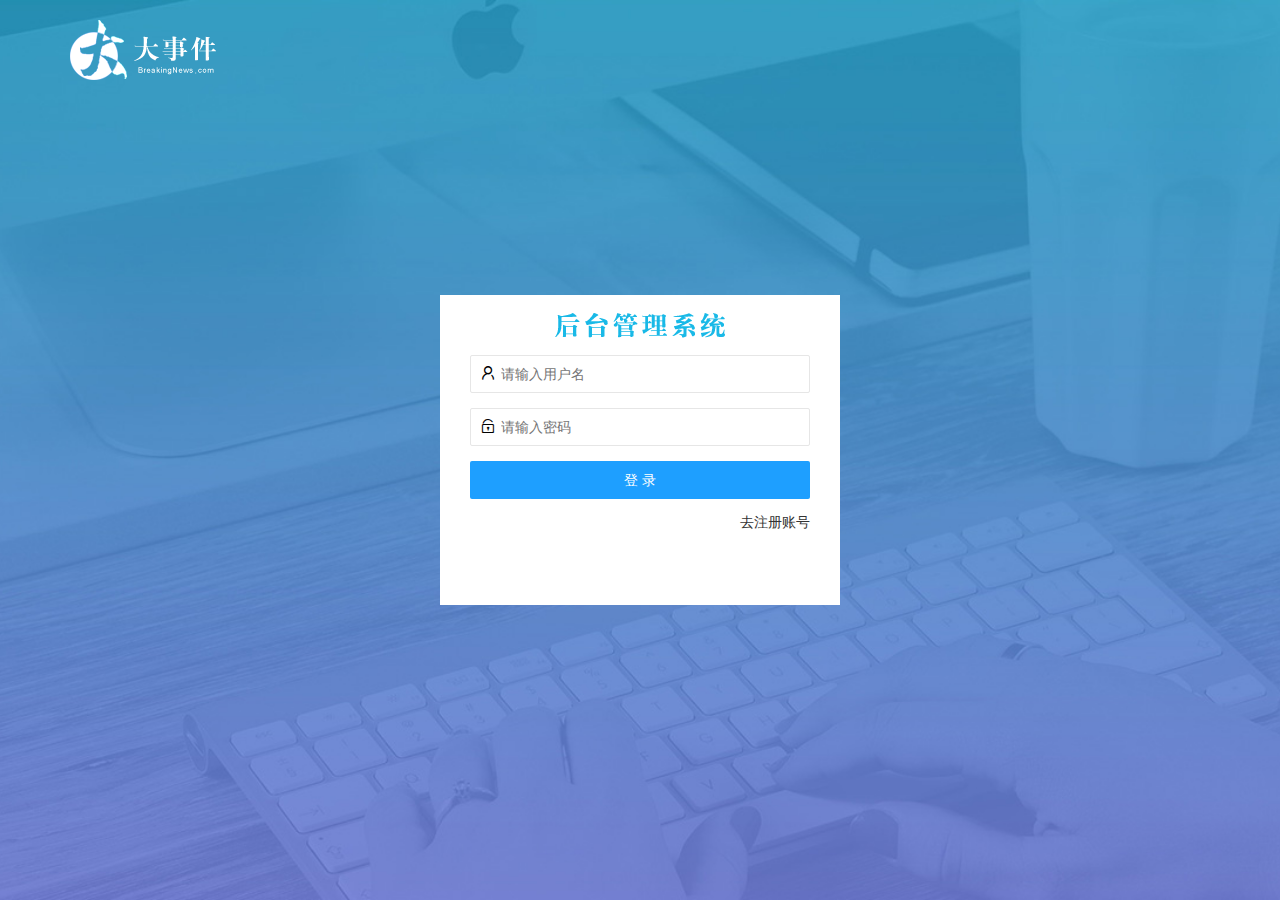
<file: home/index.html>
<!DOCTYPE html>
<html>

<head>
  <meta charset="utf-8">
  <meta name="viewport" content="width=device-width, initial-scale=1, maximum-scale=1">
  <title>layout 后台大布局 - Layui</title>

  <!-- if判断，判断本地存储中是否有token，无token，说明没有登录过，就不显示index页面，就显示login登录页面-->
  <script>
    if (!localStorage.getItem("token")) {
      location.href = "/home/login.html";
    }
  </script>

  <link rel="stylesheet" href="/assets/lib/layui/css/layui.css">
  <link rel="stylesheet" href="/assets/fonts/iconfont.css">
  <link rel="stylesheet" href="/assets/css/index.css">
</head>

<body class="layui-layout-body">
  <div class="layui-layout layui-layout-admin">
    <div class="layui-header">
      <div class="layui-logo">
        <img src="/assets/images/logo.png" alt="">
      </div>
      <!-- 头部区域（可配合layui已有的水平导航） -->
      <ul class="layui-nav layui-layout-right">
        <li class="layui-nav-item">
          <a href="javascript:;">
            <img src="http://t.cn/RCzsdCq" class="layui-nav-img">

            <!-- 文字头像 -->
            <span class="text_avatar">D</span>

            个人中心
          </a>
          <dl class="layui-nav-child">
            <dd><a href="/user/user_info.html" target="box">基本资料</a></dd>
            <dd><a href="/user/user_avatar.html" target="box">更换头像</a></dd>
            <dd><a href="/user/user_pwd.html" target="box">重置密码</a></dd>
          </dl>
        </li>
        <li class="layui-nav-item"><a id="logoutBtn" href="javascript:;"><span
              class="iconfont icon-tuichu"></span>退出</a></li>
      </ul>
    </div>

    <div class="layui-side layui-bg-black">
      <div class="layui-side-scroll">

        <!-- 头像和昵称区域 -->
        <div class="userinfo">
          <img src="http://t.cn/RCzsdCq" class="layui-nav-img">

          <!-- 文字头像 -->
          <span class="text_avatar">D</span>

          <!-- 昵称 -->
          <span id="welcome">欢迎 abc</span>
        </div>

        <!-- 左侧导航区域（可配合layui已有的垂直导航） -->
        <ul class="layui-nav layui-nav-tree" lay-filter="test" lay-shrink="all">
          <li class="layui-nav-item layui-this"><a href="/home/dashboard.html" target="box"><span
                class="iconfont icon-home"></span>首页</a></li>
          <li class="layui-nav-item">
            <a class="" href="javascript:;"><span class="iconfont icon-16"></span>文章管理</a>
            <dl class="layui-nav-child">
              <dd><a href="javascript:;" target="box"><i class="layui-icon layui-icon-app"></i> 文章类别</a></dd>
              <dd><a href="javascript:;"><i class="layui-icon layui-icon-app"></i> 文章列表</a></dd>
              <dd><a href="javascript:;"><i class="layui-icon layui-icon-app"></i> 发布文章</a></dd>
            </dl>
          </li>
          <li class="layui-nav-item">
            <a href="javascript:;"><span class="iconfont icon-user"></span>个人中心</a>
            <dl class="layui-nav-child">
              <dd><a href="/user/user_info.html" target="box"><i class="layui-icon layui-icon-app"></i> 基本资料</a></dd>
              <dd><a href="/user/user_avatar.html" target="box"><i class="layui-icon layui-icon-app"></i> 更换头像</a></dd>
              <dd><a href="/user/user_pwd.html" target="box"><i class="layui-icon layui-icon-app"></i> 重置密码</a></dd>
            </dl>
          </li>
        </ul>
      </div>
    </div>

    <div class="layui-body">
      <!-- 内容主体区域 -->
      <!-- <iframe name="box" src="/home/dashboard.html" frameborder="0"></iframe> -->
      <iframe name="box" src="/user/user_avatar.html" frameborder="0"></iframe>
    </div>

    <div class="layui-footer">
      <!-- 底部固定区域 -->
      © layui.com - 底部固定区域
    </div>
  </div>
  <script src="/assets/lib/layui/layui.all.js"></script>
  <script src="/assets/lib/axios.min.js"></script>
  <script src="/assets/lib/jquery.js"></script>
  <script src="/assets/js/ajaxBase.js"></script>

  <script src="/assets/js/index.js"></script>
</body>

</html>
</file>
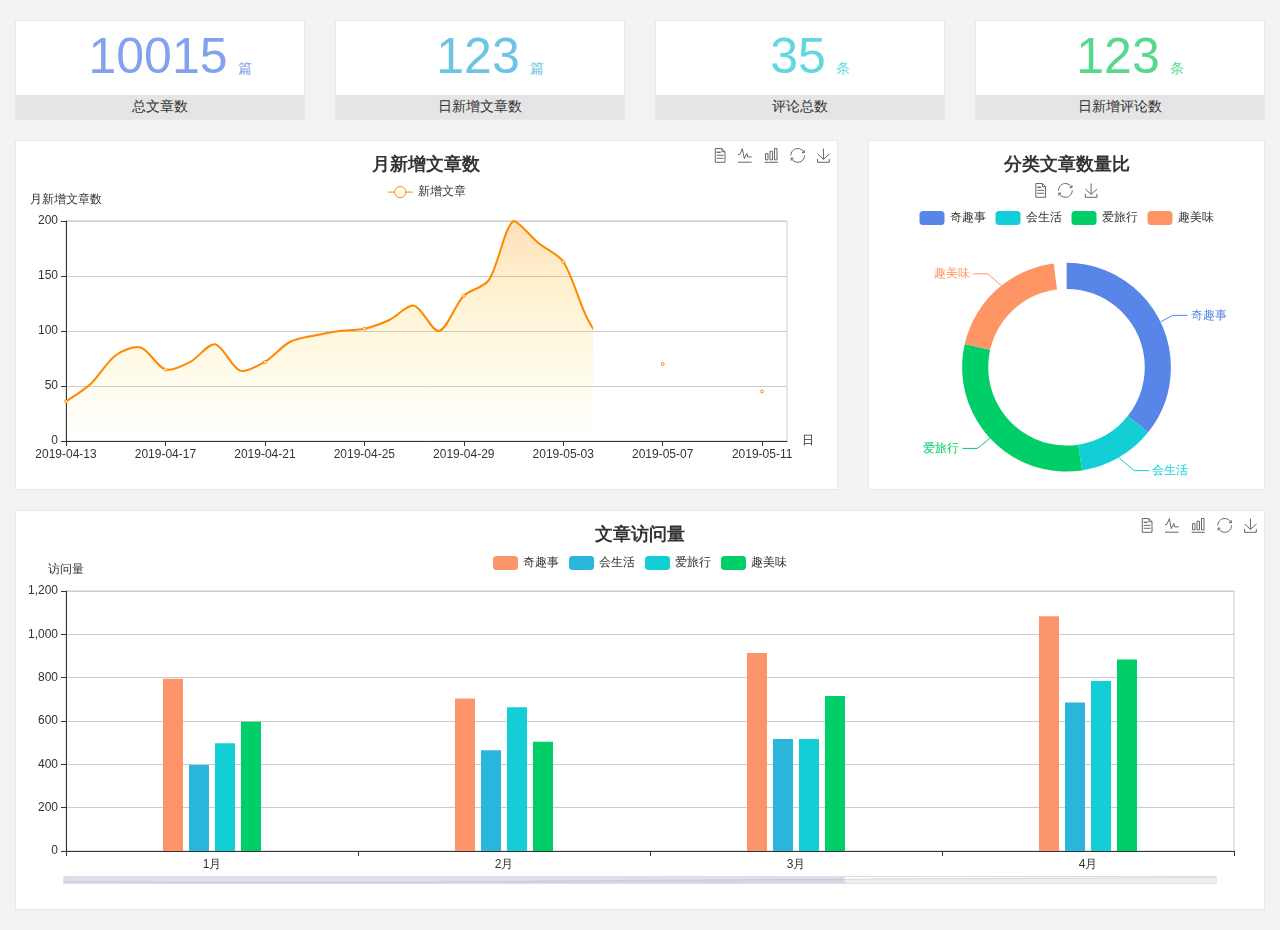
<file: home/dashboard.html>
<!DOCTYPE html>
<html lang="en">

<head>
  <meta charset="UTF-8">
  <meta name="viewport" content="width=device-width, initial-scale=1.0">
  <meta http-equiv="X-UA-Compatible" content="ie=edge">
  <title>图表统计</title>
  <link rel="stylesheet" href="../../assets/lib/bootstrap.css" />
  <link rel="stylesheet" href="../../assets/lib/main.css" />
  <script src="../../assets/lib/jquery.js"></script>
  <script type="text/javascript" src="../../assets/lib/echarts.min.js"></script>
</head>

<body>
  <div class="container-fluid">
    <div class="row spannel_list">
      <div class="col-sm-3 col-xs-6">
        <div class="spannel">
          <em>10015</em><span>篇</span>
          <b>总文章数</b>
        </div>
      </div>
      <div class="col-sm-3 col-xs-6">
        <div class="spannel scolor01">
          <em>123</em><span>篇</span>
          <b>日新增文章数</b>
        </div>
      </div>
      <div class="col-sm-3 col-xs-6">
        <div class="spannel scolor02">
          <em>35</em><span>条</span>
          <b>评论总数</b>
        </div>
      </div>
      <div class="col-sm-3 col-xs-6">
        <div class="spannel scolor03">
          <em>123</em><span>条</span>
          <b>日新增评论数</b>
        </div>
      </div>
    </div>
  </div>

  <div class="container-fluid">
    <div class="row curve-pie">
      <div class="col-lg-8 col-md-8">
        <div class="gragh_pannel" id="curve_show"></div>
      </div>
      <div class="col-lg-4 col-md-4">
        <div class="gragh_pannel" id="pie_show"></div>
      </div>
    </div>
  </div>

  <div class="container-fluid">
    <div class="column_pannel" id="column_show"></div>
  </div>

  <script>
    var oChart = echarts.init(document.getElementById('curve_show'));
    var aList_all = [
      { 'count': 36, 'date': '2019-04-13' },
      { 'count': 52, 'date': '2019-04-14' },
      { 'count': 78, 'date': '2019-04-15' },
      { 'count': 85, 'date': '2019-04-16' },
      { 'count': 65, 'date': '2019-04-17' },
      { 'count': 72, 'date': '2019-04-18' },
      { 'count': 88, 'date': '2019-04-19' },
      { 'count': 64, 'date': '2019-04-20' },
      { 'count': 72, 'date': '2019-04-21' },
      { 'count': 90, 'date': '2019-04-22' },
      { 'count': 96, 'date': '2019-04-23' },
      { 'count': 100, 'date': '2019-04-24' },
      { 'count': 102, 'date': '2019-04-25' },
      { 'count': 110, 'date': '2019-04-26' },
      { 'count': 123, 'date': '2019-04-27' },
      { 'count': 100, 'date': '2019-04-28' },
      { 'count': 132, 'date': '2019-04-29' },
      { 'count': 146, 'date': '2019-04-30' },
      { 'count': 200, 'date': '2019-05-01' },
      { 'count': 180, 'date': '2019-05-02' },
      { 'count': 163, 'date': '2019-05-03' },
      { 'count': 110, 'date': '2019-05-04' },
      { 'count': 80, 'date': '2019-05-05' },
      { 'count': 82, 'date': '2019-05-06' },
      { 'count': 70, 'date': '2019-05-07' },
      { 'count': 65, 'date': '2019-05-08' },
      { 'count': 54, 'date': '2019-05-09' },
      { 'count': 40, 'date': '2019-05-10' },
      { 'count': 45, 'date': '2019-05-11' },
      { 'count': 38, 'date': '2019-05-12' },
    ];

    let aCount = [];
    let aDate = [];

    for (var i = 0; i < aList_all.length; i++) {
      aCount.push(aList_all[i].count);
      aDate.push(aList_all[i].date);
    }

    var chartopt = {
      title: {
        text: '月新增文章数',
        left: 'center',
        top: '10'
      },
      tooltip: {
        trigger: 'axis'
      },
      legend: {
        data: ['新增文章'],
        top: '40'
      },
      toolbox: {
        show: true,
        feature: {
          mark: { show: true },
          dataView: { show: true, readOnly: false },
          magicType: { show: true, type: ['line', 'bar'] },
          restore: { show: true },
          saveAsImage: { show: true }
        }
      },
      calculable: true,
      xAxis: [
        {
          name: '日',
          type: 'category',
          boundaryGap: false,
          data: aDate
        }
      ],
      yAxis: [
        {
          name: '月新增文章数',
          type: 'value'
        }
      ],
      series: [
        {
          name: '新增文章',
          type: 'line',
          smooth: true,
          itemStyle: { normal: { areaStyle: { type: 'default' }, color: '#f80' }, lineStyle: { color: '#f80' } },
          data: aCount
        }],
      areaStyle: {
        normal: {
          color: new echarts.graphic.LinearGradient(0, 0, 0, 1, [{
            offset: 0,
            color: 'rgba(255,136,0,0.39)'
          }, {
            offset: .34,
            color: 'rgba(255,180,0,0.25)'
          }, {
            offset: 1,
            color: 'rgba(255,222,0,0.00)'
          }])

        }
      },
      grid: {
        show: true,
        x: 50,
        x2: 50,
        y: 80,
        height: 220
      }
    };

    oChart.setOption(chartopt);


    var oPie = echarts.init(document.getElementById('pie_show'));
    var oPieopt =
    {
      title: {
        top: 10,
        text: '分类文章数量比',
        x: 'center'
      },
      tooltip: {
        trigger: 'item',
        formatter: "{a} <br/>{b} : {c} ({d}%)"
      },
      color: ['#5885e8', '#13cfd5', '#00ce68', '#ff9565'],
      legend: {
        x: 'center',
        top: 65,
        data: ['奇趣事', '会生活', '爱旅行', '趣美味']
      },
      toolbox: {
        show: true,
        x: 'center',
        top: 35,
        feature: {
          mark: { show: true },
          dataView: { show: true, readOnly: false },
          magicType: {
            show: true,
            type: ['pie', 'funnel'],
            option: {
              funnel: {
                x: '25%',
                width: '50%',
                funnelAlign: 'left',
                max: 1548
              }
            }
          },
          restore: { show: true },
          saveAsImage: { show: true }
        }
      },
      calculable: true,
      series: [
        {
          name: '访问来源',
          type: 'pie',
          radius: ['45%', '60%'],
          center: ['50%', '65%'],
          data: [
            { value: 300, name: '奇趣事' },
            { value: 100, name: '会生活' },
            { value: 260, name: '爱旅行' },
            { value: 180, name: '趣美味' }
          ]
        }
      ]
    };
    oPie.setOption(oPieopt);



    var oColumn = this.echarts.init(document.getElementById('column_show'));
    var oColumnopt =
    {
      title: {
        text: '文章访问量',
        left: 'center',
        top: '10'
      },
      tooltip: {
        trigger: 'axis'
      },
      legend: {
        data: ['奇趣事', '会生活', '爱旅行', '趣美味'],
        top: '40'
      },
      toolbox: {
        show: true,
        feature: {
          mark: { show: true },
          dataView: { show: true, readOnly: false },
          magicType: { show: true, type: ['line', 'bar'] },
          restore: { show: true },
          saveAsImage: { show: true }
        }
      },
      calculable: true,
      xAxis: [
        {
          type: 'category',
          data: ['1月', '2月', '3月', '4月', '5月']
        }
      ],
      yAxis: [
        {
          name: '访问量',
          type: 'value'
        }
      ],
      series: [
        {
          name: '奇趣事',
          type: 'bar',
          barWidth: 20,
          itemStyle: {
            normal: { areaStyle: { type: 'default' }, color: '#fd956a' }
          },
          data: [800, 708, 920, 1090, 1200]
        },
        {
          name: '会生活',
          type: 'bar',
          barWidth: 20,
          itemStyle: {
            normal: { areaStyle: { type: 'default' }, color: '#2bb6db' }
          },
          data: [400, 468, 520, 690, 800]
        },
        {
          name: '爱旅行',
          type: 'bar',
          barWidth: 20,
          itemStyle: {
            normal: { areaStyle: { type: 'default' }, color: '#13cfd5' }
          },
          data: [500, 668, 520, 790, 900]
        },
        {
          name: '趣美味',
          type: 'bar',
          barWidth: 20,
          itemStyle: {
            normal: { areaStyle: { type: 'default' }, color: '#00ce68' }
          },
          data: [600, 508, 720, 890, 1000]
        }
      ],
      grid: {
        show: true,
        x: 50,
        x2: 30,
        y: 80,
        height: 260
      },
      dataZoom: [//给x轴设置滚动条
        {
          start: 0,//默认为0
          end: 100 - 1000 / 31,//默认为100
          type: 'slider',
          show: true,
          xAxisIndex: [0],
          handleSize: 0,//滑动条的 左右2个滑动条的大小
          height: 8,//组件高度
          left: 45, //左边的距离
          right: 50,//右边的距离
          bottom: 26,//右边的距离
          handleColor: '#ddd',//h滑动图标的颜色
          handleStyle: {
            borderColor: "#cacaca",
            borderWidth: "1",
            shadowBlur: 2,
            background: "#ddd",
            shadowColor: "#ddd",
          }
        }]
    };
    oColumn.setOption(oColumnopt);
  </script>
</body>

</html>
</file>
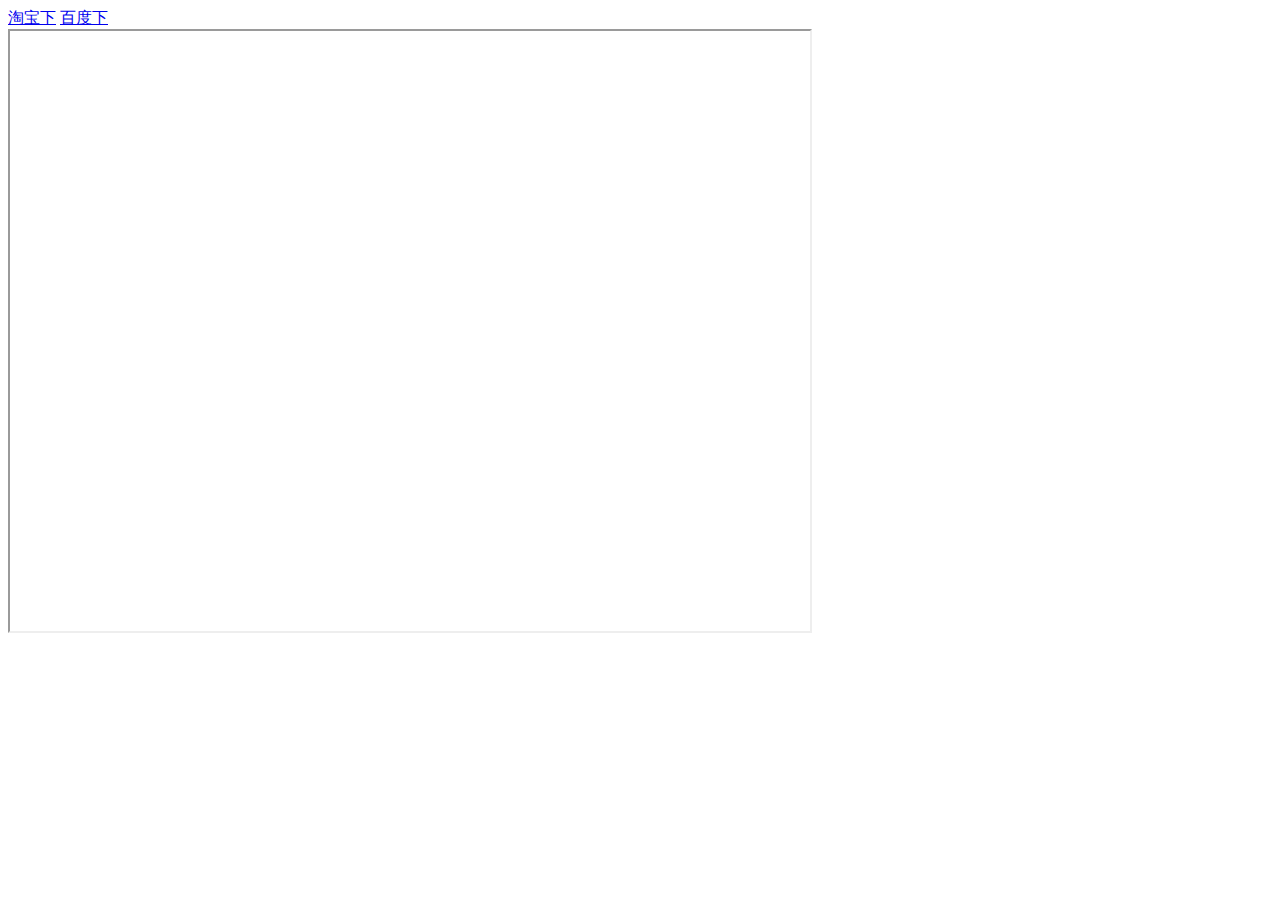
<file: home/iframe的基本使用.html>
<!DOCTYPE html>
<html lang="en">

<head>
  <meta charset="UTF-8">
  <title>Document</title>
</head>

<body>
  <!-- 在新标签页打开淘宝 -->
  <a href="http://www.taobao.com" target="_blank">淘宝下</a>

  <!-- 
    需求：点击a链接，百度网页在iframe中打开
    如何实现：把a链接的target属性的值换成iframe的name的值
   -->
  <a href="http://www.baidu.com" target="box">百度下</a>

  <br>
  <iframe name="box" width="800" height="600" src="http://www.taobao.com"></iframe>

</body>

</html>
</file>
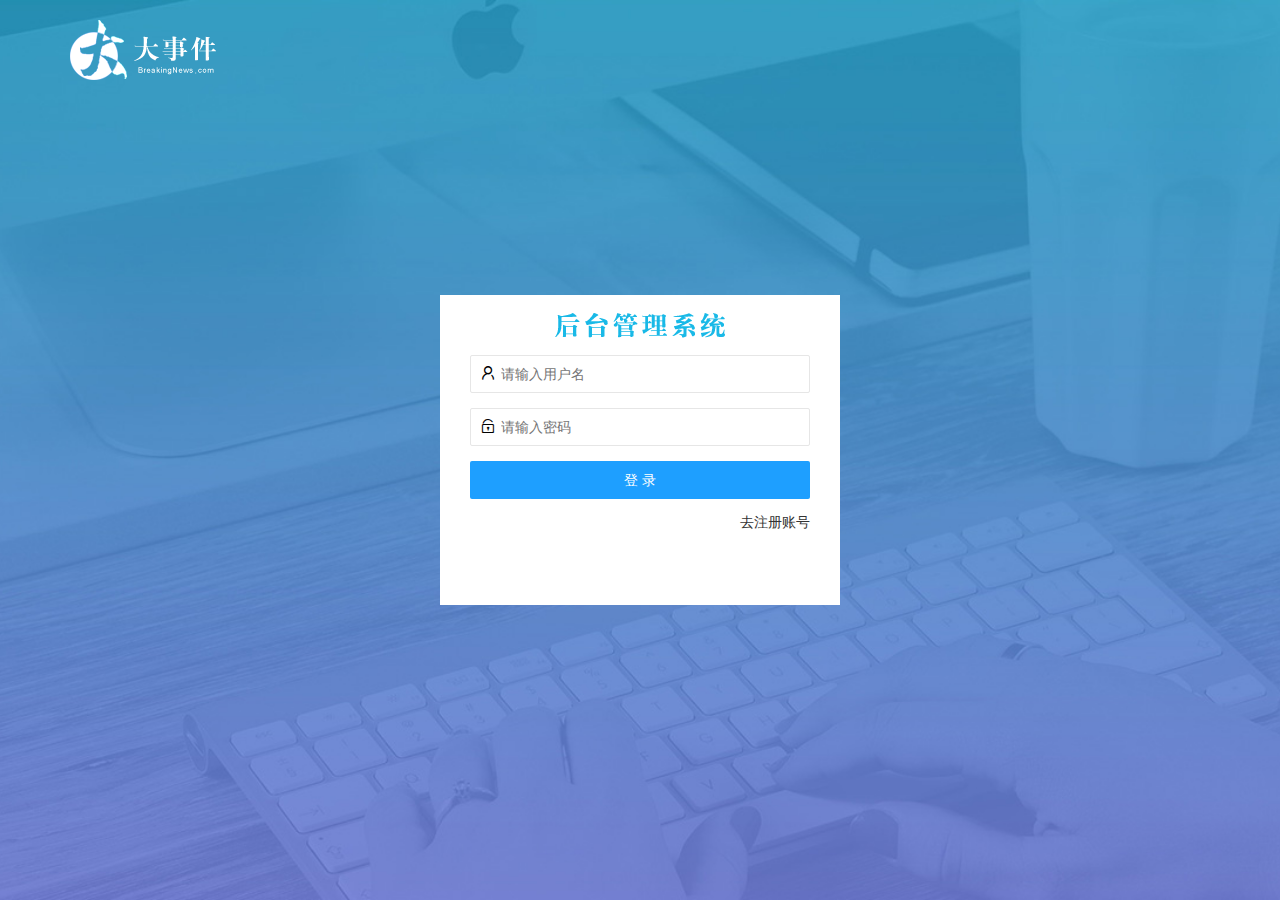
<file: home/login.html>
<!DOCTYPE html>
<html lang="en">

<head>
  <meta charset="UTF-8">
  <title>Document</title>
  <link rel="stylesheet" href="/assets/lib/layui/css/layui.css">
  <link rel="stylesheet" href="/assets/css/login.css">
</head>

<body>
  <!-- logo -->
  <div class="layui-main">
    <img src="/assets/images/logo.png" alt="">
  </div>

  <!-- 登录注册框 -->
  <div class="loginAndRegi">
    <div class="title"></div>

    <!-- 登录界面 -->
    <div class="loginBox">
      <!-- form -->
      <form class="layui-form" action="">
        <div class="layui-form-item">
          <i class="layui-icon layui-icon-username"></i>
          <input type="text" name="username" required lay-verify="required" placeholder="请输入用户名" autocomplete="off"
            class="layui-input">
        </div>
        <div class="layui-form-item">
          <i class="layui-icon layui-icon-password"></i>
          <input type="password" name="password" required lay-verify="required|pass" placeholder="请输入密码"
            autocomplete="off" class="layui-input">
        </div>

        <div class="layui-form-item">
          <button class="layui-btn  layui-btn-normal layui-btn-fluid" lay-submit lay-filter="formDemo">登
            录</button>
        </div>

        <a id="gotoRegi" href="javascript:;">去注册账号</a>
      </form>
    </div>

    <!-- 注册界面 -->
    <div class="regiBox">
      <form class="layui-form" action="">
        <div class="layui-form-item">
          <i class="layui-icon layui-icon-username"></i>
          <input type="text" name="username" required lay-verify="required" placeholder="请输入用户名" autocomplete="off"
            class="layui-input">
        </div>
        <div class="layui-form-item">
          <i class="layui-icon layui-icon-password"></i>
          <input type="password" name="password" required lay-verify="required|pass" placeholder="请输入密码"
            autocomplete="off" class="layui-input">
        </div>
        <div class="layui-form-item">
          <i class="layui-icon layui-icon-password"></i>
          <input type="password" name="repassword" required lay-verify="required|pass|repass" placeholder="再次确认密码"
            autocomplete="off" class="layui-input">
        </div>

        <div class="layui-form-item">
          <button class="layui-btn  layui-btn-normal layui-btn-fluid" lay-submit lay-filter="formDemo">注 册</button>
        </div>

        <a id="gotoLogin" href="javascript:;">去登录</a>
      </form>
    </div>
  </div>


  <script src="/assets/lib/jquery.js"></script>
  <script src="/assets/lib/layui/layui.all.js"></script>
  <script src="/assets/lib/axios.min.js"></script>
  <script src="/assets/js/ajaxBase.js"></script>

  <!-- 引入第三方的js文件，一定先引入第三方，最后我们自己写的js -->
  <script src="/assets/js/login.js"></script>

</body>

</html>
</file>
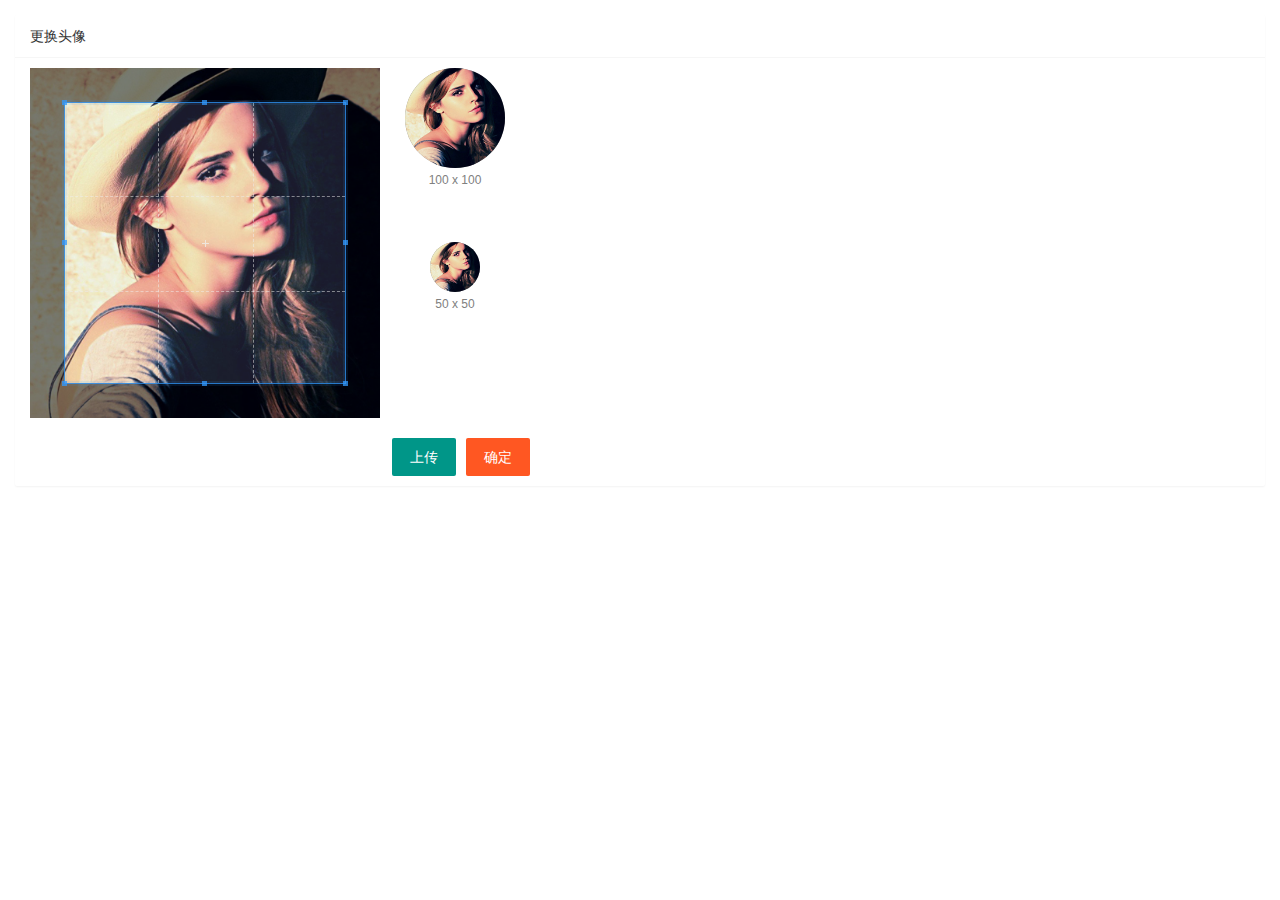
<file: user/user_avatar.html>
<!DOCTYPE html>
<html lang="en">

<head>
  <meta charset="UTF-8">
  <meta name="viewport" content="width=device-width, initial-scale=1.0">
  <title>Document</title>
  <link rel="stylesheet" href="/assets/lib/layui/css/layui.css">
  <link rel="stylesheet" href="/assets/lib/cropper/cropper.css" />

  <link rel="stylesheet" href="/assets/css/user/user_avatar.css">
</head>

<body>
  <div class="layui-card">
    <div class="layui-card-header">更换头像</div>
    <div class="layui-card-body">
      <!-- 第一行的图片裁剪和预览区域 -->
      <div class="row1">
        <!-- 图片裁剪区域 -->
        <div class="cropper-box">
          <!-- 这个 img 标签很重要，将来会把它初始化为裁剪区域 -->
          <img id="image" src="/assets/images/sample.jpg" />
        </div>
        <!-- 图片的预览区域 -->
        <div class="preview-box">
          <div>
            <!-- 宽高为 100px 的预览区域 -->
            <div class="img-preview w100"></div>
            <p class="size">100 x 100</p>
          </div>
          <div>
            <!-- 宽高为 50px 的预览区域 -->
            <div class="img-preview w50"></div>
            <p class="size">50 x 50</p>
          </div>
        </div>
      </div>

      <!-- 第二行的按钮区域 -->
      <div class="row2">
        <input id="file" class="layui-hide" type="file" accept="image/*">
        <button type="button" id="chooseBtn" class="layui-btn">上传</button>
        <button type="button" id="sureBtn" class="layui-btn layui-btn-danger">确定</button>
      </div>
    </div>
  </div>



  <script src="/assets/lib/layui/layui.all.js"></script>
  <script src="/assets/lib/jquery.js"></script>
  <script src="/assets/lib/axios.min.js"></script>
  <script src="/assets/js/ajaxBase.js"></script>

  <!-- 以下两个js是图片裁切插件的脚本 -->
  <script src="/assets/lib/cropper/Cropper.js"></script>
  <script src="/assets/lib/cropper/jquery-cropper.js"></script>

  <script src="/assets/js/user/user_avatar.js"></script>

</body>

</html>
</file>
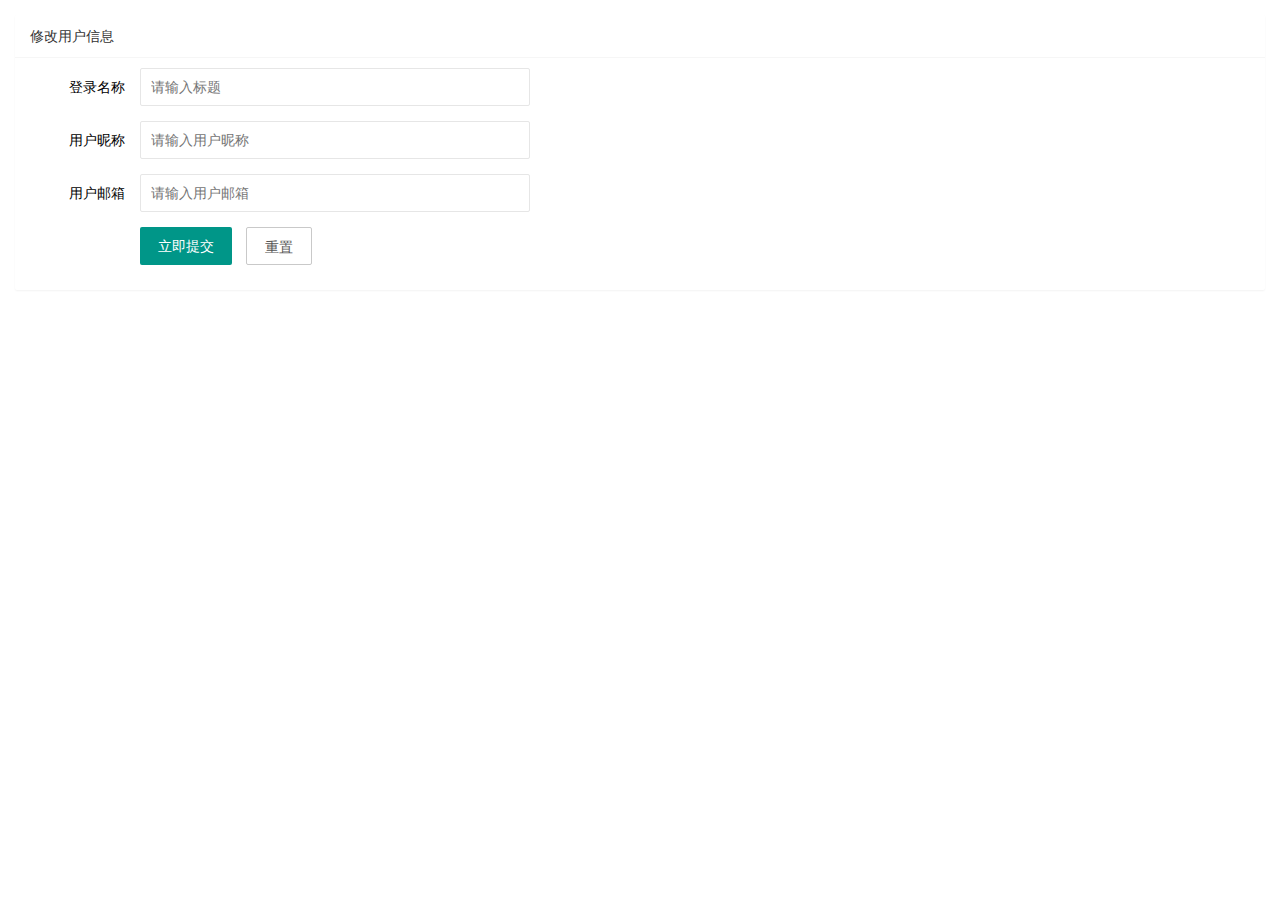
<file: user/user_info.html>
<!DOCTYPE html>
<html lang="en">

<head>
  <meta charset="UTF-8">
  <meta name="viewport" content="width=device-width, initial-scale=1.0">
  <title>Document</title>
  <link rel="stylesheet" href="/assets/lib/layui/css/layui.css">
  <link rel="stylesheet" href="/assets/css/user/user_info.css">
</head>

<body>
  <div class="layui-card">
    <div class="layui-card-header">修改用户信息</div>
    <div class="layui-card-body">
      <!-- 表单 -->
      <form id="form" class="layui-form" lay-filter="form" action="">
        <!-- 放置id -->
        <div class="layui-form-item layui-hide">
          <label class="layui-form-label">用户的id</label>
          <div class="layui-input-block">
            <input type="text" name="id" readonly required lay-verify="required" placeholder="请输入标题" autocomplete="off"
              class="layui-input">
          </div>
        </div>
        <div class="layui-form-item">
          <label class="layui-form-label">登录名称</label>
          <div class="layui-input-block">
            <input type="text" name="username" readonly required lay-verify="required" placeholder="请输入标题"
              autocomplete="off" class="layui-input">
          </div>
        </div>
        <div class="layui-form-item">
          <label class="layui-form-label">用户昵称</label>
          <div class="layui-input-block">
            <input type="text" name="nickname" required lay-verify="required|nickname" placeholder="请输入用户昵称"
              autocomplete="off" class="layui-input">
          </div>
        </div>
        <div class="layui-form-item">
          <label class="layui-form-label">用户邮箱
          </label>
          <div class="layui-input-block">
            <input type="text" name="email" required lay-verify="required|email" placeholder="请输入用户邮箱"
              autocomplete="off" class="layui-input">
          </div>
        </div>
        <div class="layui-form-item">
          <div class="layui-input-block">
            <button class="layui-btn" lay-submit lay-filter="formDemo">立即提交</button>
            <button type="reset" id="resetBtn" class="layui-btn layui-btn-primary">重置</button>
          </div>
        </div>
      </form>
    </div>
  </div>

  <script src="/assets/lib/layui/layui.all.js"></script>
  <script src="/assets/lib/jquery.js"></script>
  <script src="/assets/lib/axios.min.js"></script>
  <script src="/assets/js/ajaxBase.js"></script>

  <script src="/assets/js/user/user_info.js"></script>

</body>

</html>
</file>
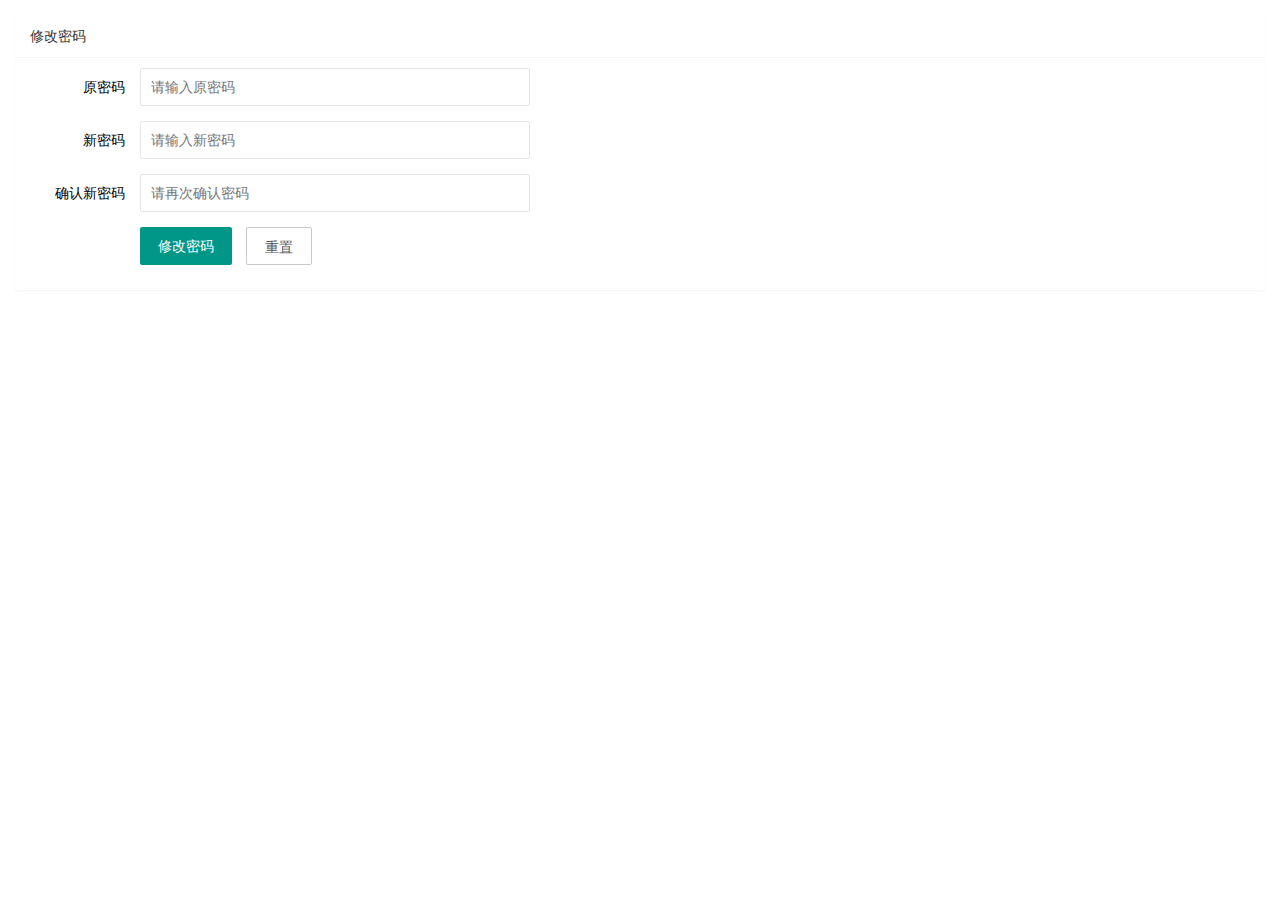
<file: user/user_pwd.html>
<!DOCTYPE html>
<html lang="en">

<head>
  <meta charset="UTF-8">
  <meta name="viewport" content="width=device-width, initial-scale=1.0">
  <title>Document</title>
  <link rel="stylesheet" href="/assets/lib/layui/css/layui.css">
  <link rel="stylesheet" href="/assets/css/user/user_pwd.css">
</head>

<body>
  <div class="layui-card">
    <div class="layui-card-header">修改密码</div>
    <div class="layui-card-body">
      <!-- 表单 -->
      <form id="form" class="layui-form" lay-filter="form" action="">
        <div class="layui-form-item">
          <label class="layui-form-label">原密码</label>
          <div class="layui-input-block">
            <input type="password" name="oldPwd" required lay-verify="required|pass" placeholder="请输入原密码"
              autocomplete="off" class="layui-input">
          </div>
        </div>
        <div class="layui-form-item">
          <label class="layui-form-label">新密码</label>
          <div class="layui-input-block">
            <input type="password" name="newPwd" required lay-verify="required|pass|newPwd" placeholder="请输入新密码"
              autocomplete="off" class="layui-input">
          </div>
        </div>
        <div class="layui-form-item">
          <label class="layui-form-label">确认新密码
          </label>
          <div class="layui-input-block">
            <input type="password" name="reNewPwd" required lay-verify="required|pass|reNewPwd" placeholder="请再次确认密码"
              autocomplete="off" class="layui-input">
          </div>
        </div>
        <div class="layui-form-item">
          <div class="layui-input-block">
            <button class="layui-btn" lay-submit lay-filter="formDemo">修改密码</button>
            <button type="reset" id="resetBtn" class="layui-btn layui-btn-primary">重置</button>
          </div>
        </div>
      </form>
    </div>
  </div>

  <script src="/assets/lib/layui/layui.all.js"></script>
  <script src="/assets/lib/jquery.js"></script>
  <script src="/assets/lib/axios.min.js"></script>
  <script src="/assets/js/ajaxBase.js"></script>

  <script src="/assets/js/user/user_pwd.js"></script>

</body>

</html>
</file>
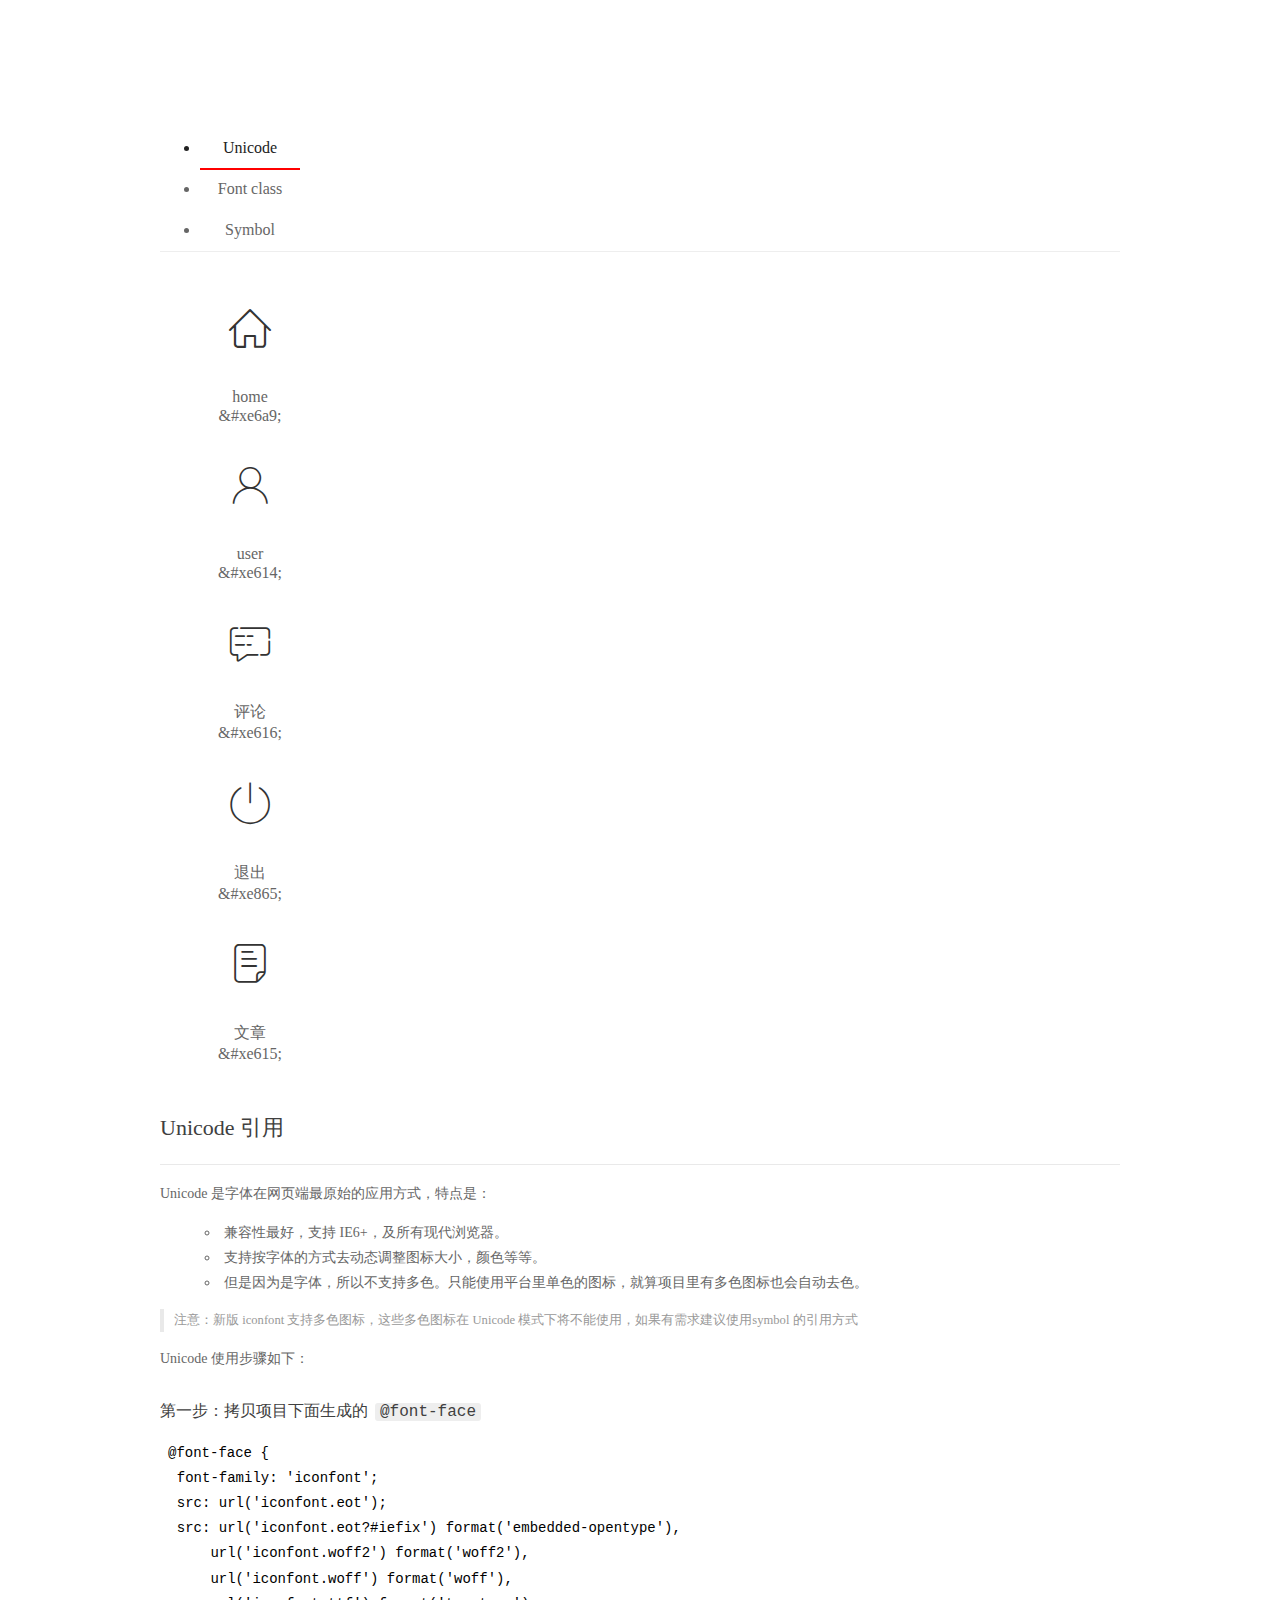
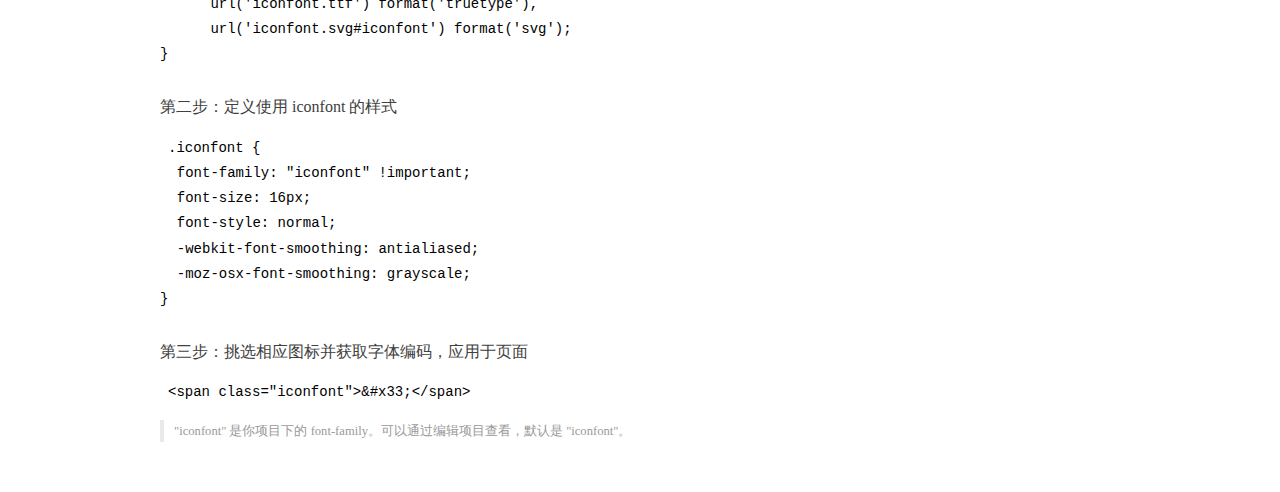
<file: assets/fonts/demo_index.html>
<!DOCTYPE html>
<html>
<head>
  <meta charset="utf-8"/>
  <title>IconFont Demo</title>
  <link rel="shortcut icon" href="https://gtms04.alicdn.com/tps/i4/TB1_oz6GVXXXXaFXpXXJDFnIXXX-64-64.ico" type="image/x-icon"/>
  <link rel="stylesheet" href="https://g.alicdn.com/thx/cube/1.3.2/cube.min.css">
  <link rel="stylesheet" href="demo.css">
  <link rel="stylesheet" href="iconfont.css">
  <script src="iconfont.js"></script>
  <!-- jQuery -->
  <script src="https://a1.alicdn.com/oss/uploads/2018/12/26/7bfddb60-08e8-11e9-9b04-53e73bb6408b.js"></script>
  <!-- 代码高亮 -->
  <script src="https://a1.alicdn.com/oss/uploads/2018/12/26/a3f714d0-08e6-11e9-8a15-ebf944d7534c.js"></script>
</head>
<body>
  <div class="main">
    <h1 class="logo"><a href="https://www.iconfont.cn/" title="iconfont 首页" target="_blank">&#xe86b;</a></h1>
    <div class="nav-tabs">
      <ul id="tabs" class="dib-box">
        <li class="dib active"><span>Unicode</span></li>
        <li class="dib"><span>Font class</span></li>
        <li class="dib"><span>Symbol</span></li>
      </ul>
      
    </div>
    <div class="tab-container">
      <div class="content unicode" style="display: block;">
          <ul class="icon_lists dib-box">
          
            <li class="dib">
              <span class="icon iconfont">&#xe6a9;</span>
                <div class="name">home</div>
                <div class="code-name">&amp;#xe6a9;</div>
              </li>
          
            <li class="dib">
              <span class="icon iconfont">&#xe614;</span>
                <div class="name">user</div>
                <div class="code-name">&amp;#xe614;</div>
              </li>
          
            <li class="dib">
              <span class="icon iconfont">&#xe616;</span>
                <div class="name">评论</div>
                <div class="code-name">&amp;#xe616;</div>
              </li>
          
            <li class="dib">
              <span class="icon iconfont">&#xe865;</span>
                <div class="name">退出</div>
                <div class="code-name">&amp;#xe865;</div>
              </li>
          
            <li class="dib">
              <span class="icon iconfont">&#xe615;</span>
                <div class="name">文章</div>
                <div class="code-name">&amp;#xe615;</div>
              </li>
          
          </ul>
          <div class="article markdown">
          <h2 id="unicode-">Unicode 引用</h2>
          <hr>

          <p>Unicode 是字体在网页端最原始的应用方式，特点是：</p>
          <ul>
            <li>兼容性最好，支持 IE6+，及所有现代浏览器。</li>
            <li>支持按字体的方式去动态调整图标大小，颜色等等。</li>
            <li>但是因为是字体，所以不支持多色。只能使用平台里单色的图标，就算项目里有多色图标也会自动去色。</li>
          </ul>
          <blockquote>
            <p>注意：新版 iconfont 支持多色图标，这些多色图标在 Unicode 模式下将不能使用，如果有需求建议使用symbol 的引用方式</p>
          </blockquote>
          <p>Unicode 使用步骤如下：</p>
          <h3 id="-font-face">第一步：拷贝项目下面生成的 <code>@font-face</code></h3>
<pre><code class="language-css"
>@font-face {
  font-family: 'iconfont';
  src: url('iconfont.eot');
  src: url('iconfont.eot?#iefix') format('embedded-opentype'),
      url('iconfont.woff2') format('woff2'),
      url('iconfont.woff') format('woff'),
      url('iconfont.ttf') format('truetype'),
      url('iconfont.svg#iconfont') format('svg');
}
</code></pre>
          <h3 id="-iconfont-">第二步：定义使用 iconfont 的样式</h3>
<pre><code class="language-css"
>.iconfont {
  font-family: "iconfont" !important;
  font-size: 16px;
  font-style: normal;
  -webkit-font-smoothing: antialiased;
  -moz-osx-font-smoothing: grayscale;
}
</code></pre>
          <h3 id="-">第三步：挑选相应图标并获取字体编码，应用于页面</h3>
<pre>
<code class="language-html"
>&lt;span class="iconfont"&gt;&amp;#x33;&lt;/span&gt;
</code></pre>
          <blockquote>
            <p>"iconfont" 是你项目下的 font-family。可以通过编辑项目查看，默认是 "iconfont"。</p>
          </blockquote>
          </div>
      </div>
      <div class="content font-class">
        <ul class="icon_lists dib-box">
          
          <li class="dib">
            <span class="icon iconfont icon-home"></span>
            <div class="name">
              home
            </div>
            <div class="code-name">.icon-home
            </div>
          </li>
          
          <li class="dib">
            <span class="icon iconfont icon-user"></span>
            <div class="name">
              user
            </div>
            <div class="code-name">.icon-user
            </div>
          </li>
          
          <li class="dib">
            <span class="icon iconfont icon-pinglun"></span>
            <div class="name">
              评论
            </div>
            <div class="code-name">.icon-pinglun
            </div>
          </li>
          
          <li class="dib">
            <span class="icon iconfont icon-tuichu"></span>
            <div class="name">
              退出
            </div>
            <div class="code-name">.icon-tuichu
            </div>
          </li>
          
          <li class="dib">
            <span class="icon iconfont icon-16"></span>
            <div class="name">
              文章
            </div>
            <div class="code-name">.icon-16
            </div>
          </li>
          
        </ul>
        <div class="article markdown">
        <h2 id="font-class-">font-class 引用</h2>
        <hr>

        <p>font-class 是 Unicode 使用方式的一种变种，主要是解决 Unicode 书写不直观，语意不明确的问题。</p>
        <p>与 Unicode 使用方式相比，具有如下特点：</p>
        <ul>
          <li>兼容性良好，支持 IE8+，及所有现代浏览器。</li>
          <li>相比于 Unicode 语意明确，书写更直观。可以很容易分辨这个 icon 是什么。</li>
          <li>因为使用 class 来定义图标，所以当要替换图标时，只需要修改 class 里面的 Unicode 引用。</li>
          <li>不过因为本质上还是使用的字体，所以多色图标还是不支持的。</li>
        </ul>
        <p>使用步骤如下：</p>
        <h3 id="-fontclass-">第一步：引入项目下面生成的 fontclass 代码：</h3>
<pre><code class="language-html">&lt;link rel="stylesheet" href="./iconfont.css"&gt;
</code></pre>
        <h3 id="-">第二步：挑选相应图标并获取类名，应用于页面：</h3>
<pre><code class="language-html">&lt;span class="iconfont icon-xxx"&gt;&lt;/span&gt;
</code></pre>
        <blockquote>
          <p>"
            iconfont" 是你项目下的 font-family。可以通过编辑项目查看，默认是 "iconfont"。</p>
        </blockquote>
      </div>
      </div>
      <div class="content symbol">
          <ul class="icon_lists dib-box">
          
            <li class="dib">
                <svg class="icon svg-icon" aria-hidden="true">
                  <use xlink:href="#icon-home"></use>
                </svg>
                <div class="name">home</div>
                <div class="code-name">#icon-home</div>
            </li>
          
            <li class="dib">
                <svg class="icon svg-icon" aria-hidden="true">
                  <use xlink:href="#icon-user"></use>
                </svg>
                <div class="name">user</div>
                <div class="code-name">#icon-user</div>
            </li>
          
            <li class="dib">
                <svg class="icon svg-icon" aria-hidden="true">
                  <use xlink:href="#icon-pinglun"></use>
                </svg>
                <div class="name">评论</div>
                <div class="code-name">#icon-pinglun</div>
            </li>
          
            <li class="dib">
                <svg class="icon svg-icon" aria-hidden="true">
                  <use xlink:href="#icon-tuichu"></use>
                </svg>
                <div class="name">退出</div>
                <div class="code-name">#icon-tuichu</div>
            </li>
          
            <li class="dib">
                <svg class="icon svg-icon" aria-hidden="true">
                  <use xlink:href="#icon-16"></use>
                </svg>
                <div class="name">文章</div>
                <div class="code-name">#icon-16</div>
            </li>
          
          </ul>
          <div class="article markdown">
          <h2 id="symbol-">Symbol 引用</h2>
          <hr>

          <p>这是一种全新的使用方式，应该说这才是未来的主流，也是平台目前推荐的用法。相关介绍可以参考这篇<a href="">文章</a>
            这种用法其实是做了一个 SVG 的集合，与另外两种相比具有如下特点：</p>
          <ul>
            <li>支持多色图标了，不再受单色限制。</li>
            <li>通过一些技巧，支持像字体那样，通过 <code>font-size</code>, <code>color</code> 来调整样式。</li>
            <li>兼容性较差，支持 IE9+，及现代浏览器。</li>
            <li>浏览器渲染 SVG 的性能一般，还不如 png。</li>
          </ul>
          <p>使用步骤如下：</p>
          <h3 id="-symbol-">第一步：引入项目下面生成的 symbol 代码：</h3>
<pre><code class="language-html">&lt;script src="./iconfont.js"&gt;&lt;/script&gt;
</code></pre>
          <h3 id="-css-">第二步：加入通用 CSS 代码（引入一次就行）：</h3>
<pre><code class="language-html">&lt;style&gt;
.icon {
  width: 1em;
  height: 1em;
  vertical-align: -0.15em;
  fill: currentColor;
  overflow: hidden;
}
&lt;/style&gt;
</code></pre>
          <h3 id="-">第三步：挑选相应图标并获取类名，应用于页面：</h3>
<pre><code class="language-html">&lt;svg class="icon" aria-hidden="true"&gt;
  &lt;use xlink:href="#icon-xxx"&gt;&lt;/use&gt;
&lt;/svg&gt;
</code></pre>
          </div>
      </div>

    </div>
  </div>
  <script>
  $(document).ready(function () {
      $('.tab-container .content:first').show()

      $('#tabs li').click(function (e) {
        var tabContent = $('.tab-container .content')
        var index = $(this).index()

        if ($(this).hasClass('active')) {
          return
        } else {
          $('#tabs li').removeClass('active')
          $(this).addClass('active')

          tabContent.hide().eq(index).fadeIn()
        }
      })
    })
  </script>
</body>
</html>
</file>
<file: assets/lib/layui/css/layui.css>
/** layui-v2.5.6 MIT License By https://www.layui.com */
 .layui-inline,img{display:inline-block;vertical-align:middle}h1,h2,h3,h4,h5,h6{font-weight:400}.layui-edge,.layui-header,.layui-inline,.layui-main{position:relative}.layui-body,.layui-edge,.layui-elip{overflow:hidden}.layui-btn,.layui-edge,.layui-inline,img{vertical-align:middle}.layui-btn,.layui-disabled,.layui-icon,.layui-unselect{-moz-user-select:none;-webkit-user-select:none;-ms-user-select:none}.layui-elip,.layui-form-checkbox span,.layui-form-pane .layui-form-label{text-overflow:ellipsis;white-space:nowrap}.layui-breadcrumb,.layui-tree-btnGroup{visibility:hidden}blockquote,body,button,dd,div,dl,dt,form,h1,h2,h3,h4,h5,h6,input,li,ol,p,pre,td,textarea,th,ul{margin:0;padding:0;-webkit-tap-highlight-color:rgba(0,0,0,0)}a:active,a:hover{outline:0}img{border:none}li{list-style:none}table{border-collapse:collapse;border-spacing:0}h4,h5,h6{font-size:100%}button,input,optgroup,option,select,textarea{font-family:inherit;font-size:inherit;font-style:inherit;font-weight:inherit;outline:0}pre{white-space:pre-wrap;white-space:-moz-pre-wrap;white-space:-pre-wrap;white-space:-o-pre-wrap;word-wrap:break-word}body{line-height:24px;font:14px Helvetica Neue,Helvetica,PingFang SC,Tahoma,Arial,sans-serif}hr{height:1px;margin:10px 0;border:0;clear:both}a{color:#333;text-decoration:none}a:hover{color:#777}a cite{font-style:normal;*cursor:pointer}.layui-border-box,.layui-border-box *{box-sizing:border-box}.layui-box,.layui-box *{box-sizing:content-box}.layui-clear{clear:both;*zoom:1}.layui-clear:after{content:'\20';clear:both;*zoom:1;display:block;height:0}.layui-inline{*display:inline;*zoom:1}.layui-edge{display:inline-block;width:0;height:0;border-width:6px;border-style:dashed;border-color:transparent}.layui-edge-top{top:-4px;border-bottom-color:#999;border-bottom-style:solid}.layui-edge-right{border-left-color:#999;border-left-style:solid}.layui-edge-bottom{top:2px;border-top-color:#999;border-top-style:solid}.layui-edge-left{border-right-color:#999;border-right-style:solid}.layui-disabled,.layui-disabled:hover{color:#d2d2d2!important;cursor:not-allowed!important}.layui-circle{border-radius:100%}.layui-show{display:block!important}.layui-hide{display:none!important}@font-face{font-family:layui-icon;src:url(../font/iconfont.eot?v=256);src:url(../font/iconfont.eot?v=256#iefix) format('embedded-opentype'),url(../font/iconfont.woff2?v=256) format('woff2'),url(../font/iconfont.woff?v=256) format('woff'),url(../font/iconfont.ttf?v=256) format('truetype'),url(../font/iconfont.svg?v=256#layui-icon) format('svg')}.layui-icon{font-family:layui-icon!important;font-size:16px;font-style:normal;-webkit-font-smoothing:antialiased;-moz-osx-font-smoothing:grayscale}.layui-icon-reply-fill:before{content:"\e611"}.layui-icon-set-fill:before{content:"\e614"}.layui-icon-menu-fill:before{content:"\e60f"}.layui-icon-search:before{content:"\e615"}.layui-icon-share:before{content:"\e641"}.layui-icon-set-sm:before{content:"\e620"}.layui-icon-engine:before{content:"\e628"}.layui-icon-close:before{content:"\1006"}.layui-icon-close-fill:before{content:"\1007"}.layui-icon-chart-screen:before{content:"\e629"}.layui-icon-star:before{content:"\e600"}.layui-icon-circle-dot:before{content:"\e617"}.layui-icon-chat:before{content:"\e606"}.layui-icon-release:before{content:"\e609"}.layui-icon-list:before{content:"\e60a"}.layui-icon-chart:before{content:"\e62c"}.layui-icon-ok-circle:before{content:"\1005"}.layui-icon-layim-theme:before{content:"\e61b"}.layui-icon-table:before{content:"\e62d"}.layui-icon-right:before{content:"\e602"}.layui-icon-left:before{content:"\e603"}.layui-icon-cart-simple:before{content:"\e698"}.layui-icon-face-cry:before{content:"\e69c"}.layui-icon-face-smile:before{content:"\e6af"}.layui-icon-survey:before{content:"\e6b2"}.layui-icon-tree:before{content:"\e62e"}.layui-icon-ie:before{content:"\e7bb"}.layui-icon-upload-circle:before{content:"\e62f"}.layui-icon-add-circle:before{content:"\e61f"}.layui-icon-download-circle:before{content:"\e601"}.layui-icon-templeate-1:before{content:"\e630"}.layui-icon-util:before{content:"\e631"}.layui-icon-face-surprised:before{content:"\e664"}.layui-icon-edit:before{content:"\e642"}.layui-icon-speaker:before{content:"\e645"}.layui-icon-down:before{content:"\e61a"}.layui-icon-file:before{content:"\e621"}.layui-icon-layouts:before{content:"\e632"}.layui-icon-rate-half:before{content:"\e6c9"}.layui-icon-add-circle-fine:before{content:"\e608"}.layui-icon-prev-circle:before{content:"\e633"}.layui-icon-read:before{content:"\e705"}.layui-icon-404:before{content:"\e61c"}.layui-icon-carousel:before{content:"\e634"}.layui-icon-help:before{content:"\e607"}.layui-icon-code-circle:before{content:"\e635"}.layui-icon-windows:before{content:"\e67f"}.layui-icon-water:before{content:"\e636"}.layui-icon-username:before{content:"\e66f"}.layui-icon-find-fill:before{content:"\e670"}.layui-icon-about:before{content:"\e60b"}.layui-icon-location:before{content:"\e715"}.layui-icon-up:before{content:"\e619"}.layui-icon-pause:before{content:"\e651"}.layui-icon-date:before{content:"\e637"}.layui-icon-layim-uploadfile:before{content:"\e61d"}.layui-icon-delete:before{content:"\e640"}.layui-icon-play:before{content:"\e652"}.layui-icon-top:before{content:"\e604"}.layui-icon-firefox:before{content:"\e686"}.layui-icon-friends:before{content:"\e612"}.layui-icon-refresh-3:before{content:"\e9aa"}.layui-icon-ok:before{content:"\e605"}.layui-icon-layer:before{content:"\e638"}.layui-icon-face-smile-fine:before{content:"\e60c"}.layui-icon-dollar:before{content:"\e659"}.layui-icon-group:before{content:"\e613"}.layui-icon-layim-download:before{content:"\e61e"}.layui-icon-picture-fine:before{content:"\e60d"}.layui-icon-link:before{content:"\e64c"}.layui-icon-diamond:before{content:"\e735"}.layui-icon-log:before{content:"\e60e"}.layui-icon-key:before{content:"\e683"}.layui-icon-rate-solid:before{content:"\e67a"}.layui-icon-fonts-del:before{content:"\e64f"}.layui-icon-unlink:before{content:"\e64d"}.layui-icon-fonts-clear:before{content:"\e639"}.layui-icon-triangle-r:before{content:"\e623"}.layui-icon-circle:before{content:"\e63f"}.layui-icon-radio:before{content:"\e643"}.layui-icon-align-center:before{content:"\e647"}.layui-icon-align-right:before{content:"\e648"}.layui-icon-align-left:before{content:"\e649"}.layui-icon-loading-1:before{content:"\e63e"}.layui-icon-return:before{content:"\e65c"}.layui-icon-fonts-strong:before{content:"\e62b"}.layui-icon-upload:before{content:"\e67c"}.layui-icon-dialogue:before{content:"\e63a"}.layui-icon-video:before{content:"\e6ed"}.layui-icon-headset:before{content:"\e6fc"}.layui-icon-cellphone-fine:before{content:"\e63b"}.layui-icon-add-1:before{content:"\e654"}.layui-icon-face-smile-b:before{content:"\e650"}.layui-icon-fonts-html:before{content:"\e64b"}.layui-icon-screen-full:before{content:"\e622"}.layui-icon-form:before{content:"\e63c"}.layui-icon-cart:before{content:"\e657"}.layui-icon-camera-fill:before{content:"\e65d"}.layui-icon-tabs:before{content:"\e62a"}.layui-icon-heart-fill:before{content:"\e68f"}.layui-icon-fonts-code:before{content:"\e64e"}.layui-icon-ios:before{content:"\e680"}.layui-icon-at:before{content:"\e687"}.layui-icon-fire:before{content:"\e756"}.layui-icon-set:before{content:"\e716"}.layui-icon-fonts-u:before{content:"\e646"}.layui-icon-triangle-d:before{content:"\e625"}.layui-icon-tips:before{content:"\e702"}.layui-icon-picture:before{content:"\e64a"}.layui-icon-more-vertical:before{content:"\e671"}.layui-icon-bluetooth:before{content:"\e689"}.layui-icon-flag:before{content:"\e66c"}.layui-icon-loading:before{content:"\e63d"}.layui-icon-fonts-i:before{content:"\e644"}.layui-icon-refresh-1:before{content:"\e666"}.layui-icon-rmb:before{content:"\e65e"}.layui-icon-addition:before{content:"\e624"}.layui-icon-home:before{content:"\e68e"}.layui-icon-time:before{content:"\e68d"}.layui-icon-user:before{content:"\e770"}.layui-icon-notice:before{content:"\e667"}.layui-icon-chrome:before{content:"\e68a"}.layui-icon-edge:before{content:"\e68b"}.layui-icon-login-weibo:before{content:"\e675"}.layui-icon-voice:before{content:"\e688"}.layui-icon-upload-drag:before{content:"\e681"}.layui-icon-login-qq:before{content:"\e676"}.layui-icon-snowflake:before{content:"\e6b1"}.layui-icon-heart:before{content:"\e68c"}.layui-icon-logout:before{content:"\e682"}.layui-icon-file-b:before{content:"\e655"}.layui-icon-template:before{content:"\e663"}.layui-icon-transfer:before{content:"\e691"}.layui-icon-auz:before{content:"\e672"}.layui-icon-console:before{content:"\e665"}.layui-icon-app:before{content:"\e653"}.layui-icon-prev:before{content:"\e65a"}.layui-icon-website:before{content:"\e7ae"}.layui-icon-next:before{content:"\e65b"}.layui-icon-component:before{content:"\e857"}.layui-icon-android:before{content:"\e684"}.layui-icon-more:before{content:"\e65f"}.layui-icon-login-wechat:before{content:"\e677"}.layui-icon-shrink-right:before{content:"\e668"}.layui-icon-spread-left:before{content:"\e66b"}.layui-icon-camera:before{content:"\e660"}.layui-icon-note:before{content:"\e66e"}.layui-icon-refresh:before{content:"\e669"}.layui-icon-female:before{content:"\e661"}.layui-icon-male:before{content:"\e662"}.layui-icon-screen-restore:before{content:"\e758"}.layui-icon-password:before{content:"\e673"}.layui-icon-senior:before{content:"\e674"}.layui-icon-theme:before{content:"\e66a"}.layui-icon-tread:before{content:"\e6c5"}.layui-icon-praise:before{content:"\e6c6"}.layui-icon-star-fill:before{content:"\e658"}.layui-icon-rate:before{content:"\e67b"}.layui-icon-template-1:before{content:"\e656"}.layui-icon-vercode:before{content:"\e679"}.layui-icon-service:before{content:"\e626"}.layui-icon-cellphone:before{content:"\e678"}.layui-icon-print:before{content:"\e66d"}.layui-icon-cols:before{content:"\e610"}.layui-icon-wifi:before{content:"\e7e0"}.layui-icon-export:before{content:"\e67d"}.layui-icon-rss:before{content:"\e808"}.layui-icon-slider:before{content:"\e714"}.layui-icon-email:before{content:"\e618"}.layui-icon-subtraction:before{content:"\e67e"}.layui-icon-mike:before{content:"\e6dc"}.layui-icon-light:before{content:"\e748"}.layui-icon-gift:before{content:"\e627"}.layui-icon-mute:before{content:"\e685"}.layui-icon-reduce-circle:before{content:"\e616"}.layui-icon-music:before{content:"\e690"}.layui-main{width:1140px;margin:0 auto}.layui-header{z-index:1000;height:60px}.layui-header a:hover{transition:all .5s;-webkit-transition:all .5s}.layui-side{position:fixed;left:0;top:0;bottom:0;z-index:999;width:200px;overflow-x:hidden}.layui-side-scroll{position:relative;width:220px;height:100%;overflow-x:hidden}.layui-body{position:absolute;left:200px;right:0;top:0;bottom:0;z-index:998;width:auto;overflow-y:auto;box-sizing:border-box}.layui-layout-body{overflow:hidden}.layui-layout-admin .layui-header{background-color:#23262E}.layui-layout-admin .layui-side{top:60px;width:200px;overflow-x:hidden}.layui-layout-admin .layui-body{position:fixed;top:60px;bottom:44px}.layui-layout-admin .layui-main{width:auto;margin:0 15px}.layui-layout-admin .layui-footer{position:fixed;left:200px;right:0;bottom:0;height:44px;line-height:44px;padding:0 15px;background-color:#eee}.layui-layout-admin .layui-logo{position:absolute;left:0;top:0;width:200px;height:100%;line-height:60px;text-align:center;color:#009688;font-size:16px}.layui-layout-admin .layui-header .layui-nav{background:0 0}.layui-layout-left{position:absolute!important;left:200px;top:0}.layui-layout-right{position:absolute!important;right:0;top:0}.layui-container{position:relative;margin:0 auto;padding:0 15px;box-sizing:border-box}.layui-fluid{position:relative;margin:0 auto;padding:0 15px}.layui-row:after,.layui-row:before{content:'';display:block;clear:both}.layui-col-lg1,.layui-col-lg10,.layui-col-lg11,.layui-col-lg12,.layui-col-lg2,.layui-col-lg3,.layui-col-lg4,.layui-col-lg5,.layui-col-lg6,.layui-col-lg7,.layui-col-lg8,.layui-col-lg9,.layui-col-md1,.layui-col-md10,.layui-col-md11,.layui-col-md12,.layui-col-md2,.layui-col-md3,.layui-col-md4,.layui-col-md5,.layui-col-md6,.layui-col-md7,.layui-col-md8,.layui-col-md9,.layui-col-sm1,.layui-col-sm10,.layui-col-sm11,.layui-col-sm12,.layui-col-sm2,.layui-col-sm3,.layui-col-sm4,.layui-col-sm5,.layui-col-sm6,.layui-col-sm7,.layui-col-sm8,.layui-col-sm9,.layui-col-xs1,.layui-col-xs10,.layui-col-xs11,.layui-col-xs12,.layui-col-xs2,.layui-col-xs3,.layui-col-xs4,.layui-col-xs5,.layui-col-xs6,.layui-col-xs7,.layui-col-xs8,.layui-col-xs9{position:relative;display:block;box-sizing:border-box}.layui-col-xs1,.layui-col-xs10,.layui-col-xs11,.layui-col-xs12,.layui-col-xs2,.layui-col-xs3,.layui-col-xs4,.layui-col-xs5,.layui-col-xs6,.layui-col-xs7,.layui-col-xs8,.layui-col-xs9{float:left}.layui-col-xs1{width:8.33333333%}.layui-col-xs2{width:16.66666667%}.layui-col-xs3{width:25%}.layui-col-xs4{width:33.33333333%}.layui-col-xs5{width:41.66666667%}.layui-col-xs6{width:50%}.layui-col-xs7{width:58.33333333%}.layui-col-xs8{width:66.66666667%}.layui-col-xs9{width:75%}.layui-col-xs10{width:83.33333333%}.layui-col-xs11{width:91.66666667%}.layui-col-xs12{width:100%}.layui-col-xs-offset1{margin-left:8.33333333%}.layui-col-xs-offset2{margin-left:16.66666667%}.layui-col-xs-offset3{margin-left:25%}.layui-col-xs-offset4{margin-left:33.33333333%}.layui-col-xs-offset5{margin-left:41.66666667%}.layui-col-xs-offset6{margin-left:50%}.layui-col-xs-offset7{margin-left:58.33333333%}.layui-col-xs-offset8{margin-left:66.66666667%}.layui-col-xs-offset9{margin-left:75%}.layui-col-xs-offset10{margin-left:83.33333333%}.layui-col-xs-offset11{margin-left:91.66666667%}.layui-col-xs-offset12{margin-left:100%}@media screen and (max-width:768px){.layui-hide-xs{display:none!important}.layui-show-xs-block{display:block!important}.layui-show-xs-inline{display:inline!important}.layui-show-xs-inline-block{display:inline-block!important}}@media screen and (min-width:768px){.layui-container{width:750px}.layui-hide-sm{display:none!important}.layui-show-sm-block{display:block!important}.layui-show-sm-inline{display:inline!important}.layui-show-sm-inline-block{display:inline-block!important}.layui-col-sm1,.layui-col-sm10,.layui-col-sm11,.layui-col-sm12,.layui-col-sm2,.layui-col-sm3,.layui-col-sm4,.layui-col-sm5,.layui-col-sm6,.layui-col-sm7,.layui-col-sm8,.layui-col-sm9{float:left}.layui-col-sm1{width:8.33333333%}.layui-col-sm2{width:16.66666667%}.layui-col-sm3{width:25%}.layui-col-sm4{width:33.33333333%}.layui-col-sm5{width:41.66666667%}.layui-col-sm6{width:50%}.layui-col-sm7{width:58.33333333%}.layui-col-sm8{width:66.66666667%}.layui-col-sm9{width:75%}.layui-col-sm10{width:83.33333333%}.layui-col-sm11{width:91.66666667%}.layui-col-sm12{width:100%}.layui-col-sm-offset1{margin-left:8.33333333%}.layui-col-sm-offset2{margin-left:16.66666667%}.layui-col-sm-offset3{margin-left:25%}.layui-col-sm-offset4{margin-left:33.33333333%}.layui-col-sm-offset5{margin-left:41.66666667%}.layui-col-sm-offset6{margin-left:50%}.layui-col-sm-offset7{margin-left:58.33333333%}.layui-col-sm-offset8{margin-left:66.66666667%}.layui-col-sm-offset9{margin-left:75%}.layui-col-sm-offset10{margin-left:83.33333333%}.layui-col-sm-offset11{margin-left:91.66666667%}.layui-col-sm-offset12{margin-left:100%}}@media screen and (min-width:992px){.layui-container{width:970px}.layui-hide-md{display:none!important}.layui-show-md-block{display:block!important}.layui-show-md-inline{display:inline!important}.layui-show-md-inline-block{display:inline-block!important}.layui-col-md1,.layui-col-md10,.layui-col-md11,.layui-col-md12,.layui-col-md2,.layui-col-md3,.layui-col-md4,.layui-col-md5,.layui-col-md6,.layui-col-md7,.layui-col-md8,.layui-col-md9{float:left}.layui-col-md1{width:8.33333333%}.layui-col-md2{width:16.66666667%}.layui-col-md3{width:25%}.layui-col-md4{width:33.33333333%}.layui-col-md5{width:41.66666667%}.layui-col-md6{width:50%}.layui-col-md7{width:58.33333333%}.layui-col-md8{width:66.66666667%}.layui-col-md9{width:75%}.layui-col-md10{width:83.33333333%}.layui-col-md11{width:91.66666667%}.layui-col-md12{width:100%}.layui-col-md-offset1{margin-left:8.33333333%}.layui-col-md-offset2{margin-left:16.66666667%}.layui-col-md-offset3{margin-left:25%}.layui-col-md-offset4{margin-left:33.33333333%}.layui-col-md-offset5{margin-left:41.66666667%}.layui-col-md-offset6{margin-left:50%}.layui-col-md-offset7{margin-left:58.33333333%}.layui-col-md-offset8{margin-left:66.66666667%}.layui-col-md-offset9{margin-left:75%}.layui-col-md-offset10{margin-left:83.33333333%}.layui-col-md-offset11{margin-left:91.66666667%}.layui-col-md-offset12{margin-left:100%}}@media screen and (min-width:1200px){.layui-container{width:1170px}.layui-hide-lg{display:none!important}.layui-show-lg-block{display:block!important}.layui-show-lg-inline{display:inline!important}.layui-show-lg-inline-block{display:inline-block!important}.layui-col-lg1,.layui-col-lg10,.layui-col-lg11,.layui-col-lg12,.layui-col-lg2,.layui-col-lg3,.layui-col-lg4,.layui-col-lg5,.layui-col-lg6,.layui-col-lg7,.layui-col-lg8,.layui-col-lg9{float:left}.layui-col-lg1{width:8.33333333%}.layui-col-lg2{width:16.66666667%}.layui-col-lg3{width:25%}.layui-col-lg4{width:33.33333333%}.layui-col-lg5{width:41.66666667%}.layui-col-lg6{width:50%}.layui-col-lg7{width:58.33333333%}.layui-col-lg8{width:66.66666667%}.layui-col-lg9{width:75%}.layui-col-lg10{width:83.33333333%}.layui-col-lg11{width:91.66666667%}.layui-col-lg12{width:100%}.layui-col-lg-offset1{margin-left:8.33333333%}.layui-col-lg-offset2{margin-left:16.66666667%}.layui-col-lg-offset3{margin-left:25%}.layui-col-lg-offset4{margin-left:33.33333333%}.layui-col-lg-offset5{margin-left:41.66666667%}.layui-col-lg-offset6{margin-left:50%}.layui-col-lg-offset7{margin-left:58.33333333%}.layui-col-lg-offset8{margin-left:66.66666667%}.layui-col-lg-offset9{margin-left:75%}.layui-col-lg-offset10{margin-left:83.33333333%}.layui-col-lg-offset11{margin-left:91.66666667%}.layui-col-lg-offset12{margin-left:100%}}.layui-col-space1{margin:-.5px}.layui-col-space1>*{padding:.5px}.layui-col-space2{margin:-1px}.layui-col-space2>*{padding:1px}.layui-col-space4{margin:-2px}.layui-col-space4>*{padding:2px}.layui-col-space5{margin:-2.5px}.layui-col-space5>*{padding:2.5px}.layui-col-space6{margin:-3px}.layui-col-space6>*{padding:3px}.layui-col-space8{margin:-4px}.layui-col-space8>*{padding:4px}.layui-col-space10{margin:-5px}.layui-col-space10>*{padding:5px}.layui-col-space12{margin:-6px}.layui-col-space12>*{padding:6px}.layui-col-space14{margin:-7px}.layui-col-space14>*{padding:7px}.layui-col-space15{margin:-7.5px}.layui-col-space15>*{padding:7.5px}.layui-col-space16{margin:-8px}.layui-col-space16>*{padding:8px}.layui-col-space18{margin:-9px}.layui-col-space18>*{padding:9px}.layui-col-space20{margin:-10px}.layui-col-space20>*{padding:10px}.layui-col-space22{margin:-11px}.layui-col-space22>*{padding:11px}.layui-col-space24{margin:-12px}.layui-col-space24>*{padding:12px}.layui-col-space25{margin:-12.5px}.layui-col-space25>*{padding:12.5px}.layui-col-space26{margin:-13px}.layui-col-space26>*{padding:13px}.layui-col-space28{margin:-14px}.layui-col-space28>*{padding:14px}.layui-col-space30{margin:-15px}.layui-col-space30>*{padding:15px}.layui-btn,.layui-input,.layui-select,.layui-textarea,.layui-upload-button{outline:0;-webkit-appearance:none;transition:all .3s;-webkit-transition:all .3s;box-sizing:border-box}.layui-elem-quote{margin-bottom:10px;padding:15px;line-height:22px;border-left:5px solid #009688;border-radius:0 2px 2px 0;background-color:#f2f2f2}.layui-quote-nm{border-style:solid;border-width:1px 1px 1px 5px;background:0 0}.layui-elem-field{margin-bottom:10px;padding:0;border-width:1px;border-style:solid}.layui-elem-field legend{margin-left:20px;padding:0 10px;font-size:20px;font-weight:300}.layui-field-title{margin:10px 0 20px;border-width:1px 0 0}.layui-field-box{padding:10px 15px}.layui-field-title .layui-field-box{padding:10px 0}.layui-progress{position:relative;height:6px;border-radius:20px;background-color:#e2e2e2}.layui-progress-bar{position:absolute;left:0;top:0;width:0;max-width:100%;height:6px;border-radius:20px;text-align:right;background-color:#5FB878;transition:all .3s;-webkit-transition:all .3s}.layui-progress-big,.layui-progress-big .layui-progress-bar{height:18px;line-height:18px}.layui-progress-text{position:relative;top:-20px;line-height:18px;font-size:12px;color:#666}.layui-progress-big .layui-progress-text{position:static;padding:0 10px;color:#fff}.layui-collapse{border-width:1px;border-style:solid;border-radius:2px}.layui-colla-content,.layui-colla-item{border-top-width:1px;border-top-style:solid}.layui-colla-item:first-child{border-top:none}.layui-colla-title{position:relative;height:42px;line-height:42px;padding:0 15px 0 35px;color:#333;background-color:#f2f2f2;cursor:pointer;font-size:14px;overflow:hidden}.layui-colla-content{display:none;padding:10px 15px;line-height:22px;color:#666}.layui-colla-icon{position:absolute;left:15px;top:0;font-size:14px}.layui-card{margin-bottom:15px;border-radius:2px;background-color:#fff;box-shadow:0 1px 2px 0 rgba(0,0,0,.05)}.layui-card:last-child{margin-bottom:0}.layui-card-header{position:relative;height:42px;line-height:42px;padding:0 15px;border-bottom:1px solid #f6f6f6;color:#333;border-radius:2px 2px 0 0;font-size:14px}.layui-bg-black,.layui-bg-blue,.layui-bg-cyan,.layui-bg-green,.layui-bg-orange,.layui-bg-red{color:#fff!important}.layui-card-body{position:relative;padding:10px 15px;line-height:24px}.layui-card-body[pad15]{padding:15px}.layui-card-body[pad20]{padding:20px}.layui-card-body .layui-table{margin:5px 0}.layui-card .layui-tab{margin:0}.layui-panel-window{position:relative;padding:15px;border-radius:0;border-top:5px solid #E6E6E6;background-color:#fff}.layui-auxiliar-moving{position:fixed;left:0;right:0;top:0;bottom:0;width:100%;height:100%;background:0 0;z-index:9999999999}.layui-form-label,.layui-form-mid,.layui-form-select,.layui-input-block,.layui-input-inline,.layui-textarea{position:relative}.layui-bg-red{background-color:#FF5722!important}.layui-bg-orange{background-color:#FFB800!important}.layui-bg-green{background-color:#009688!important}.layui-bg-cyan{background-color:#2F4056!important}.layui-bg-blue{background-color:#1E9FFF!important}.layui-bg-black{background-color:#393D49!important}.layui-bg-gray{background-color:#eee!important;color:#666!important}.layui-badge-rim,.layui-colla-content,.layui-colla-item,.layui-collapse,.layui-elem-field,.layui-form-pane .layui-form-item[pane],.layui-form-pane .layui-form-label,.layui-input,.layui-layedit,.layui-layedit-tool,.layui-quote-nm,.layui-select,.layui-tab-bar,.layui-tab-card,.layui-tab-title,.layui-tab-title .layui-this:after,.layui-textarea{border-color:#e6e6e6}.layui-timeline-item:before,hr{background-color:#e6e6e6}.layui-text{line-height:22px;font-size:14px;color:#666}.layui-text h1,.layui-text h2,.layui-text h3{font-weight:500;color:#333}.layui-text h1{font-size:30px}.layui-text h2{font-size:24px}.layui-text h3{font-size:18px}.layui-text a:not(.layui-btn){color:#01AAED}.layui-text a:not(.layui-btn):hover{text-decoration:underline}.layui-text ul{padding:5px 0 5px 15px}.layui-text ul li{margin-top:5px;list-style-type:disc}.layui-text em,.layui-word-aux{color:#999!important;padding:0 5px!important}.layui-btn{display:inline-block;height:38px;line-height:38px;padding:0 18px;background-color:#009688;color:#fff;white-space:nowrap;text-align:center;font-size:14px;border:none;border-radius:2px;cursor:pointer}.layui-btn:hover{opacity:.8;filter:alpha(opacity=80);color:#fff}.layui-btn:active{opacity:1;filter:alpha(opacity=100)}.layui-btn+.layui-btn{margin-left:10px}.layui-btn-container{font-size:0}.layui-btn-container .layui-btn{margin-right:10px;margin-bottom:10px}.layui-btn-container .layui-btn+.layui-btn{margin-left:0}.layui-table .layui-btn-container .layui-btn{margin-bottom:9px}.layui-btn-radius{border-radius:100px}.layui-btn .layui-icon{margin-right:3px;font-size:18px;vertical-align:bottom;vertical-align:middle\9}.layui-btn-primary{border:1px solid #C9C9C9;background-color:#fff;color:#555}.layui-btn-primary:hover{border-color:#009688;color:#333}.layui-btn-normal{background-color:#1E9FFF}.layui-btn-warm{background-color:#FFB800}.layui-btn-danger{background-color:#FF5722}.layui-btn-checked{background-color:#5FB878}.layui-btn-disabled,.layui-btn-disabled:active,.layui-btn-disabled:hover{border:1px solid #e6e6e6;background-color:#FBFBFB;color:#C9C9C9;cursor:not-allowed;opacity:1}.layui-btn-lg{height:44px;line-height:44px;padding:0 25px;font-size:16px}.layui-btn-sm{height:30px;line-height:30px;padding:0 10px;font-size:12px}.layui-btn-sm i{font-size:16px!important}.layui-btn-xs{height:22px;line-height:22px;padding:0 5px;font-size:12px}.layui-btn-xs i{font-size:14px!important}.layui-btn-group{display:inline-block;vertical-align:middle;font-size:0}.layui-btn-group .layui-btn{margin-left:0!important;margin-right:0!important;border-left:1px solid rgba(255,255,255,.5);border-radius:0}.layui-btn-group .layui-btn-primary{border-left:none}.layui-btn-group .layui-btn-primary:hover{border-color:#C9C9C9;color:#009688}.layui-btn-group .layui-btn:first-child{border-left:none;border-radius:2px 0 0 2px}.layui-btn-group .layui-btn-primary:first-child{border-left:1px solid #c9c9c9}.layui-btn-group .layui-btn:last-child{border-radius:0 2px 2px 0}.layui-btn-group .layui-btn+.layui-btn{margin-left:0}.layui-btn-group+.layui-btn-group{margin-left:10px}.layui-btn-fluid{width:100%}.layui-input,.layui-select,.layui-textarea{height:38px;line-height:1.3;line-height:38px\9;border-width:1px;border-style:solid;background-color:#fff;border-radius:2px}.layui-input::-webkit-input-placeholder,.layui-select::-webkit-input-placeholder,.layui-textarea::-webkit-input-placeholder{line-height:1.3}.layui-input,.layui-textarea{display:block;width:100%;padding-left:10px}.layui-input:hover,.layui-textarea:hover{border-color:#D2D2D2!important}.layui-input:focus,.layui-textarea:focus{border-color:#C9C9C9!important}.layui-textarea{min-height:100px;height:auto;line-height:20px;padding:6px 10px;resize:vertical}.layui-select{padding:0 10px}.layui-form input[type=checkbox],.layui-form input[type=radio],.layui-form select{display:none}.layui-form [lay-ignore]{display:initial}.layui-form-item{margin-bottom:15px;clear:both;*zoom:1}.layui-form-item:after{content:'\20';clear:both;*zoom:1;display:block;height:0}.layui-form-label{float:left;display:block;padding:9px 15px;width:80px;font-weight:400;line-height:20px;text-align:right}.layui-form-label-col{display:block;float:none;padding:9px 0;line-height:20px;text-align:left}.layui-form-item .layui-inline{margin-bottom:5px;margin-right:10px}.layui-input-block{margin-left:110px;min-height:36px}.layui-input-inline{display:inline-block;vertical-align:middle}.layui-form-item .layui-input-inline{float:left;width:190px;margin-right:10px}.layui-form-text .layui-input-inline{width:auto}.layui-form-mid{float:left;display:block;padding:9px 0!important;line-height:20px;margin-right:10px}.layui-form-danger+.layui-form-select .layui-input,.layui-form-danger:focus{border-color:#FF5722!important}.layui-form-select .layui-input{padding-right:30px;cursor:pointer}.layui-form-select .layui-edge{position:absolute;right:10px;top:50%;margin-top:-3px;cursor:pointer;border-width:6px;border-top-color:#c2c2c2;border-top-style:solid;transition:all .3s;-webkit-transition:all .3s}.layui-form-select dl{display:none;position:absolute;left:0;top:42px;padding:5px 0;z-index:899;min-width:100%;border:1px solid #d2d2d2;max-height:300px;overflow-y:auto;background-color:#fff;border-radius:2px;box-shadow:0 2px 4px rgba(0,0,0,.12);box-sizing:border-box}.layui-form-select dl dd,.layui-form-select dl dt{padding:0 10px;line-height:36px;white-space:nowrap;overflow:hidden;text-overflow:ellipsis}.layui-form-select dl dt{font-size:12px;color:#999}.layui-form-select dl dd{cursor:pointer}.layui-form-select dl dd:hover{background-color:#f2f2f2;-webkit-transition:.5s all;transition:.5s all}.layui-form-select .layui-select-group dd{padding-left:20px}.layui-form-select dl dd.layui-select-tips{padding-left:10px!important;color:#999}.layui-form-select dl dd.layui-this{background-color:#5FB878;color:#fff}.layui-form-checkbox,.layui-form-select dl dd.layui-disabled{background-color:#fff}.layui-form-selected dl{display:block}.layui-form-checkbox,.layui-form-checkbox *,.layui-form-switch{display:inline-block;vertical-align:middle}.layui-form-selected .layui-edge{margin-top:-9px;-webkit-transform:rotate(180deg);transform:rotate(180deg);margin-top:-3px\9}:root .layui-form-selected .layui-edge{margin-top:-9px\0/IE9}.layui-form-selectup dl{top:auto;bottom:42px}.layui-select-none{margin:5px 0;text-align:center;color:#999}.layui-select-disabled .layui-disabled{border-color:#eee!important}.layui-select-disabled .layui-edge{border-top-color:#d2d2d2}.layui-form-checkbox{position:relative;height:30px;line-height:30px;margin-right:10px;padding-right:30px;cursor:pointer;font-size:0;-webkit-transition:.1s linear;transition:.1s linear;box-sizing:border-box}.layui-form-checkbox span{padding:0 10px;height:100%;font-size:14px;border-radius:2px 0 0 2px;background-color:#d2d2d2;color:#fff;overflow:hidden}.layui-form-checkbox:hover span{background-color:#c2c2c2}.layui-form-checkbox i{position:absolute;right:0;top:0;width:30px;height:28px;border:1px solid #d2d2d2;border-left:none;border-radius:0 2px 2px 0;color:#fff;font-size:20px;text-align:center}.layui-form-checkbox:hover i{border-color:#c2c2c2;color:#c2c2c2}.layui-form-checked,.layui-form-checked:hover{border-color:#5FB878}.layui-form-checked span,.layui-form-checked:hover span{background-color:#5FB878}.layui-form-checked i,.layui-form-checked:hover i{color:#5FB878}.layui-form-item .layui-form-checkbox{margin-top:4px}.layui-form-checkbox[lay-skin=primary]{height:auto!important;line-height:normal!important;min-width:18px;min-height:18px;border:none!important;margin-right:0;padding-left:28px;padding-right:0;background:0 0}.layui-form-checkbox[lay-skin=primary] span{padding-left:0;padding-right:15px;line-height:18px;background:0 0;color:#666}.layui-form-checkbox[lay-skin=primary] i{right:auto;left:0;width:16px;height:16px;line-height:16px;border:1px solid #d2d2d2;font-size:12px;border-radius:2px;background-color:#fff;-webkit-transition:.1s linear;transition:.1s linear}.layui-form-checkbox[lay-skin=primary]:hover i{border-color:#5FB878;color:#fff}.layui-form-checked[lay-skin=primary] i{border-color:#5FB878!important;background-color:#5FB878;color:#fff}.layui-checkbox-disbaled[lay-skin=primary] span{background:0 0!important;color:#c2c2c2}.layui-checkbox-disbaled[lay-skin=primary]:hover i{border-color:#d2d2d2}.layui-form-item .layui-form-checkbox[lay-skin=primary]{margin-top:10px}.layui-form-switch{position:relative;height:22px;line-height:22px;min-width:35px;padding:0 5px;margin-top:8px;border:1px solid #d2d2d2;border-radius:20px;cursor:pointer;background-color:#fff;-webkit-transition:.1s linear;transition:.1s linear}.layui-form-switch i{position:absolute;left:5px;top:3px;width:16px;height:16px;border-radius:20px;background-color:#d2d2d2;-webkit-transition:.1s linear;transition:.1s linear}.layui-form-switch em{position:relative;top:0;width:25px;margin-left:21px;padding:0!important;text-align:center!important;color:#999!important;font-style:normal!important;font-size:12px}.layui-form-onswitch{border-color:#5FB878;background-color:#5FB878}.layui-checkbox-disbaled,.layui-checkbox-disbaled i{border-color:#e2e2e2!important}.layui-form-onswitch i{left:100%;margin-left:-21px;background-color:#fff}.layui-form-onswitch em{margin-left:5px;margin-right:21px;color:#fff!important}.layui-checkbox-disbaled span{background-color:#e2e2e2!important}.layui-checkbox-disbaled:hover i{color:#fff!important}[lay-radio]{display:none}.layui-form-radio,.layui-form-radio *{display:inline-block;vertical-align:middle}.layui-form-radio{line-height:28px;margin:6px 10px 0 0;padding-right:10px;cursor:pointer;font-size:0}.layui-form-radio *{font-size:14px}.layui-form-radio>i{margin-right:8px;font-size:22px;color:#c2c2c2}.layui-form-radio>i:hover,.layui-form-radioed>i{color:#5FB878}.layui-radio-disbaled>i{color:#e2e2e2!important}.layui-form-pane .layui-form-label{width:110px;padding:8px 15px;height:38px;line-height:20px;border-width:1px;border-style:solid;border-radius:2px 0 0 2px;text-align:center;background-color:#FBFBFB;overflow:hidden;box-sizing:border-box}.layui-form-pane .layui-input-inline{margin-left:-1px}.layui-form-pane .layui-input-block{margin-left:110px;left:-1px}.layui-form-pane .layui-input{border-radius:0 2px 2px 0}.layui-form-pane .layui-form-text .layui-form-label{float:none;width:100%;border-radius:2px;box-sizing:border-box;text-align:left}.layui-form-pane .layui-form-text .layui-input-inline{display:block;margin:0;top:-1px;clear:both}.layui-form-pane .layui-form-text .layui-input-block{margin:0;left:0;top:-1px}.layui-form-pane .layui-form-text .layui-textarea{min-height:100px;border-radius:0 0 2px 2px}.layui-form-pane .layui-form-checkbox{margin:4px 0 4px 10px}.layui-form-pane .layui-form-radio,.layui-form-pane .layui-form-switch{margin-top:6px;margin-left:10px}.layui-form-pane .layui-form-item[pane]{position:relative;border-width:1px;border-style:solid}.layui-form-pane .layui-form-item[pane] .layui-form-label{position:absolute;left:0;top:0;height:100%;border-width:0 1px 0 0}.layui-form-pane .layui-form-item[pane] .layui-input-inline{margin-left:110px}@media screen and (max-width:450px){.layui-form-item .layui-form-label{text-overflow:ellipsis;overflow:hidden;white-space:nowrap}.layui-form-item .layui-inline{display:block;margin-right:0;margin-bottom:20px;clear:both}.layui-form-item .layui-inline:after{content:'\20';clear:both;display:block;height:0}.layui-form-item .layui-input-inline{display:block;float:none;left:-3px;width:auto;margin:0 0 10px 112px}.layui-form-item .layui-input-inline+.layui-form-mid{margin-left:110px;top:-5px;padding:0}.layui-form-item .layui-form-checkbox{margin-right:5px;margin-bottom:5px}}.layui-layedit{border-width:1px;border-style:solid;border-radius:2px}.layui-layedit-tool{padding:3px 5px;border-bottom-width:1px;border-bottom-style:solid;font-size:0}.layedit-tool-fixed{position:fixed;top:0;border-top:1px solid #e2e2e2}.layui-layedit-tool .layedit-tool-mid,.layui-layedit-tool .layui-icon{display:inline-block;vertical-align:middle;text-align:center;font-size:14px}.layui-layedit-tool .layui-icon{position:relative;width:32px;height:30px;line-height:30px;margin:3px 5px;color:#777;cursor:pointer;border-radius:2px}.layui-layedit-tool .layui-icon:hover{color:#393D49}.layui-layedit-tool .layui-icon:active{color:#000}.layui-layedit-tool .layedit-tool-active{background-color:#e2e2e2;color:#000}.layui-layedit-tool .layui-disabled,.layui-layedit-tool .layui-disabled:hover{color:#d2d2d2;cursor:not-allowed}.layui-layedit-tool .layedit-tool-mid{width:1px;height:18px;margin:0 10px;background-color:#d2d2d2}.layedit-tool-html{width:50px!important;font-size:30px!important}.layedit-tool-b,.layedit-tool-code,.layedit-tool-help{font-size:16px!important}.layedit-tool-d,.layedit-tool-face,.layedit-tool-image,.layedit-tool-unlink{font-size:18px!important}.layedit-tool-image input{position:absolute;font-size:0;left:0;top:0;width:100%;height:100%;opacity:.01;filter:Alpha(opacity=1);cursor:pointer}.layui-layedit-iframe iframe{display:block;width:100%}#LAY_layedit_code{overflow:hidden}.layui-laypage{display:inline-block;*display:inline;*zoom:1;vertical-align:middle;margin:10px 0;font-size:0}.layui-laypage>a:first-child,.layui-laypage>a:first-child em{border-radius:2px 0 0 2px}.layui-laypage>a:last-child,.layui-laypage>a:last-child em{border-radius:0 2px 2px 0}.layui-laypage>:first-child{margin-left:0!important}.layui-laypage>:last-child{margin-right:0!important}.layui-laypage a,.layui-laypage button,.layui-laypage input,.layui-laypage select,.layui-laypage span{border:1px solid #e2e2e2}.layui-laypage a,.layui-laypage span{display:inline-block;*display:inline;*zoom:1;vertical-align:middle;padding:0 15px;height:28px;line-height:28px;margin:0 -1px 5px 0;background-color:#fff;color:#333;font-size:12px}.layui-flow-more a *,.layui-laypage input,.layui-table-view select[lay-ignore]{display:inline-block}.layui-laypage a:hover{color:#009688}.layui-laypage em{font-style:normal}.layui-laypage .layui-laypage-spr{color:#999;font-weight:700}.layui-laypage a{text-decoration:none}.layui-laypage .layui-laypage-curr{position:relative}.layui-laypage .layui-laypage-curr em{position:relative;color:#fff}.layui-laypage .layui-laypage-curr .layui-laypage-em{position:absolute;left:-1px;top:-1px;padding:1px;width:100%;height:100%;background-color:#009688}.layui-laypage-em{border-radius:2px}.layui-laypage-next em,.layui-laypage-prev em{font-family:Sim sun;font-size:16px}.layui-laypage .layui-laypage-count,.layui-laypage .layui-laypage-limits,.layui-laypage .layui-laypage-refresh,.layui-laypage .layui-laypage-skip{margin-left:10px;margin-right:10px;padding:0;border:none}.layui-laypage .layui-laypage-limits,.layui-laypage .layui-laypage-refresh{vertical-align:top}.layui-laypage .layui-laypage-refresh i{font-size:18px;cursor:pointer}.layui-laypage select{height:22px;padding:3px;border-radius:2px;cursor:pointer}.layui-laypage .layui-laypage-skip{height:30px;line-height:30px;color:#999}.layui-laypage button,.layui-laypage input{height:30px;line-height:30px;border-radius:2px;vertical-align:top;background-color:#fff;box-sizing:border-box}.layui-laypage input{width:40px;margin:0 10px;padding:0 3px;text-align:center}.layui-laypage input:focus,.layui-laypage select:focus{border-color:#009688!important}.layui-laypage button{margin-left:10px;padding:0 10px;cursor:pointer}.layui-table,.layui-table-view{margin:10px 0}.layui-flow-more{margin:10px 0;text-align:center;color:#999;font-size:14px}.layui-flow-more a{height:32px;line-height:32px}.layui-flow-more a *{vertical-align:top}.layui-flow-more a cite{padding:0 20px;border-radius:3px;background-color:#eee;color:#333;font-style:normal}.layui-flow-more a cite:hover{opacity:.8}.layui-flow-more a i{font-size:30px;color:#737383}.layui-table{width:100%;background-color:#fff;color:#666}.layui-table tr{transition:all .3s;-webkit-transition:all .3s}.layui-table th{text-align:left;font-weight:400}.layui-table tbody tr:hover,.layui-table thead tr,.layui-table-click,.layui-table-header,.layui-table-hover,.layui-table-mend,.layui-table-patch,.layui-table-tool,.layui-table-total,.layui-table-total tr,.layui-table[lay-even] tr:nth-child(even){background-color:#f2f2f2}.layui-table td,.layui-table th,.layui-table-col-set,.layui-table-fixed-r,.layui-table-grid-down,.layui-table-header,.layui-table-page,.layui-table-tips-main,.layui-table-tool,.layui-table-total,.layui-table-view,.layui-table[lay-skin=line],.layui-table[lay-skin=row]{border-width:1px;border-style:solid;border-color:#e6e6e6}.layui-table td,.layui-table th{position:relative;padding:9px 15px;min-height:20px;line-height:20px;font-size:14px}.layui-table[lay-skin=line] td,.layui-table[lay-skin=line] th{border-width:0 0 1px}.layui-table[lay-skin=row] td,.layui-table[lay-skin=row] th{border-width:0 1px 0 0}.layui-table[lay-skin=nob] td,.layui-table[lay-skin=nob] th{border:none}.layui-table img{max-width:100px}.layui-table[lay-size=lg] td,.layui-table[lay-size=lg] th{padding:15px 30px}.layui-table-view .layui-table[lay-size=lg] .layui-table-cell{height:40px;line-height:40px}.layui-table[lay-size=sm] td,.layui-table[lay-size=sm] th{font-size:12px;padding:5px 10px}.layui-table-view .layui-table[lay-size=sm] .layui-table-cell{height:20px;line-height:20px}.layui-table[lay-data]{display:none}.layui-table-box{position:relative;overflow:hidden}.layui-table-view .layui-table{position:relative;width:auto;margin:0}.layui-table-view .layui-table[lay-skin=line]{border-width:0 1px 0 0}.layui-table-view .layui-table[lay-skin=row]{border-width:0 0 1px}.layui-table-view .layui-table td,.layui-table-view .layui-table th{padding:5px 0;border-top:none;border-left:none}.layui-table-view .layui-table th.layui-unselect .layui-table-cell span{cursor:pointer}.layui-table-view .layui-table td{cursor:default}.layui-table-view .layui-table td[data-edit=text]{cursor:text}.layui-table-view .layui-form-checkbox[lay-skin=primary] i{width:18px;height:18px}.layui-table-view .layui-form-radio{line-height:0;padding:0}.layui-table-view .layui-form-radio>i{margin:0;font-size:20px}.layui-table-init{position:absolute;left:0;top:0;width:100%;height:100%;text-align:center;z-index:110}.layui-table-init .layui-icon{position:absolute;left:50%;top:50%;margin:-15px 0 0 -15px;font-size:30px;color:#c2c2c2}.layui-table-header{border-width:0 0 1px;overflow:hidden}.layui-table-header .layui-table{margin-bottom:-1px}.layui-table-tool .layui-inline[lay-event]{position:relative;width:26px;height:26px;padding:5px;line-height:16px;margin-right:10px;text-align:center;color:#333;border:1px solid #ccc;cursor:pointer;-webkit-transition:.5s all;transition:.5s all}.layui-table-tool .layui-inline[lay-event]:hover{border:1px solid #999}.layui-table-tool-temp{padding-right:120px}.layui-table-tool-self{position:absolute;right:17px;top:10px}.layui-table-tool .layui-table-tool-self .layui-inline[lay-event]{margin:0 0 0 10px}.layui-table-tool-panel{position:absolute;top:29px;left:-1px;padding:5px 0;min-width:150px;min-height:40px;border:1px solid #d2d2d2;text-align:left;overflow-y:auto;background-color:#fff;box-shadow:0 2px 4px rgba(0,0,0,.12)}.layui-table-cell,.layui-table-tool-panel li{overflow:hidden;text-overflow:ellipsis;white-space:nowrap}.layui-table-tool-panel li{padding:0 10px;line-height:30px;-webkit-transition:.5s all;transition:.5s all}.layui-table-tool-panel li .layui-form-checkbox[lay-skin=primary]{width:100%;padding-left:28px}.layui-table-tool-panel li:hover{background-color:#f2f2f2}.layui-table-tool-panel li .layui-form-checkbox[lay-skin=primary] i{position:absolute;left:0;top:0}.layui-table-tool-panel li .layui-form-checkbox[lay-skin=primary] span{padding:0}.layui-table-tool .layui-table-tool-self .layui-table-tool-panel{left:auto;right:-1px}.layui-table-col-set{position:absolute;right:0;top:0;width:20px;height:100%;border-width:0 0 0 1px;background-color:#fff}.layui-table-sort{width:10px;height:20px;margin-left:5px;cursor:pointer!important}.layui-table-sort .layui-edge{position:absolute;left:5px;border-width:5px}.layui-table-sort .layui-table-sort-asc{top:3px;border-top:none;border-bottom-style:solid;border-bottom-color:#b2b2b2}.layui-table-sort .layui-table-sort-asc:hover{border-bottom-color:#666}.layui-table-sort .layui-table-sort-desc{bottom:5px;border-bottom:none;border-top-style:solid;border-top-color:#b2b2b2}.layui-table-sort .layui-table-sort-desc:hover{border-top-color:#666}.layui-table-sort[lay-sort=asc] .layui-table-sort-asc{border-bottom-color:#000}.layui-table-sort[lay-sort=desc] .layui-table-sort-desc{border-top-color:#000}.layui-table-cell{height:28px;line-height:28px;padding:0 15px;position:relative;box-sizing:border-box}.layui-table-cell .layui-form-checkbox[lay-skin=primary]{top:-1px;padding:0}.layui-table-cell .layui-table-link{color:#01AAED}.laytable-cell-checkbox,.laytable-cell-numbers,.laytable-cell-radio,.laytable-cell-space{padding:0;text-align:center}.layui-table-body{position:relative;overflow:auto;margin-right:-1px;margin-bottom:-1px}.layui-table-body .layui-none{line-height:26px;padding:15px;text-align:center;color:#999}.layui-table-fixed{position:absolute;left:0;top:0;z-index:101}.layui-table-fixed .layui-table-body{overflow:hidden}.layui-table-fixed-l{box-shadow:0 -1px 8px rgba(0,0,0,.08)}.layui-table-fixed-r{left:auto;right:-1px;border-width:0 0 0 1px;box-shadow:-1px 0 8px rgba(0,0,0,.08)}.layui-table-fixed-r .layui-table-header{position:relative;overflow:visible}.layui-table-mend{position:absolute;right:-49px;top:0;height:100%;width:50px}.layui-table-tool{position:relative;z-index:890;width:100%;min-height:50px;line-height:30px;padding:10px 15px;border-width:0 0 1px}.layui-table-tool .layui-btn-container{margin-bottom:-10px}.layui-table-page,.layui-table-total{border-width:1px 0 0;margin-bottom:-1px;overflow:hidden}.layui-table-page{position:relative;width:100%;padding:7px 7px 0;height:41px;font-size:12px;white-space:nowrap}.layui-table-page>div{height:26px}.layui-table-page .layui-laypage{margin:0}.layui-table-page .layui-laypage a,.layui-table-page .layui-laypage span{height:26px;line-height:26px;margin-bottom:10px;border:none;background:0 0}.layui-table-page .layui-laypage a,.layui-table-page .layui-laypage span.layui-laypage-curr{padding:0 12px}.layui-table-page .layui-laypage span{margin-left:0;padding:0}.layui-table-page .layui-laypage .layui-laypage-prev{margin-left:-7px!important}.layui-table-page .layui-laypage .layui-laypage-curr .layui-laypage-em{left:0;top:0;padding:0}.layui-table-page .layui-laypage button,.layui-table-page .layui-laypage input{height:26px;line-height:26px}.layui-table-page .layui-laypage input{width:40px}.layui-table-page .layui-laypage button{padding:0 10px}.layui-table-page select{height:18px}.layui-table-patch .layui-table-cell{padding:0;width:30px}.layui-table-edit{position:absolute;left:0;top:0;width:100%;height:100%;padding:0 14px 1px;border-radius:0;box-shadow:1px 1px 20px rgba(0,0,0,.15)}.layui-table-edit:focus{border-color:#5FB878!important}select.layui-table-edit{padding:0 0 0 10px;border-color:#C9C9C9}.layui-table-view .layui-form-checkbox,.layui-table-view .layui-form-radio,.layui-table-view .layui-form-switch{top:0;margin:0;box-sizing:content-box}.layui-table-view .layui-form-checkbox{top:-1px;height:26px;line-height:26px}.layui-table-view .layui-form-checkbox i{height:26px}.layui-table-grid .layui-table-cell{overflow:visible}.layui-table-grid-down{position:absolute;top:0;right:0;width:26px;height:100%;padding:5px 0;border-width:0 0 0 1px;text-align:center;background-color:#fff;color:#999;cursor:pointer}.layui-table-grid-down .layui-icon{position:absolute;top:50%;left:50%;margin:-8px 0 0 -8px}.layui-table-grid-down:hover{background-color:#fbfbfb}body .layui-table-tips .layui-layer-content{background:0 0;padding:0;box-shadow:0 1px 6px rgba(0,0,0,.12)}.layui-table-tips-main{margin:-44px 0 0 -1px;max-height:150px;padding:8px 15px;font-size:14px;overflow-y:scroll;background-color:#fff;color:#666}.layui-table-tips-c{position:absolute;right:-3px;top:-13px;width:20px;height:20px;padding:3px;cursor:pointer;background-color:#666;border-radius:50%;color:#fff}.layui-table-tips-c:hover{background-color:#777}.layui-table-tips-c:before{position:relative;right:-2px}.layui-upload-file{display:none!important;opacity:.01;filter:Alpha(opacity=1)}.layui-upload-drag,.layui-upload-form,.layui-upload-wrap{display:inline-block}.layui-upload-list{margin:10px 0}.layui-upload-choose{padding:0 10px;color:#999}.layui-upload-drag{position:relative;padding:30px;border:1px dashed #e2e2e2;background-color:#fff;text-align:center;cursor:pointer;color:#999}.layui-upload-drag .layui-icon{font-size:50px;color:#009688}.layui-upload-drag[lay-over]{border-color:#009688}.layui-upload-iframe{position:absolute;width:0;height:0;border:0;visibility:hidden}.layui-upload-wrap{position:relative;vertical-align:middle}.layui-upload-wrap .layui-upload-file{display:block!important;position:absolute;left:0;top:0;z-index:10;font-size:100px;width:100%;height:100%;opacity:.01;filter:Alpha(opacity=1);cursor:pointer}.layui-transfer-active,.layui-transfer-box{display:inline-block;vertical-align:middle}.layui-transfer-box,.layui-transfer-header,.layui-transfer-search{border-width:0;border-style:solid;border-color:#e6e6e6}.layui-transfer-box{position:relative;border-width:1px;width:200px;height:360px;border-radius:2px;background-color:#fff}.layui-transfer-box .layui-form-checkbox{width:100%;margin:0!important}.layui-transfer-header{height:38px;line-height:38px;padding:0 10px;border-bottom-width:1px}.layui-transfer-search{position:relative;padding:10px;border-bottom-width:1px}.layui-transfer-search .layui-input{height:32px;padding-left:30px;font-size:12px}.layui-transfer-search .layui-icon-search{position:absolute;left:20px;top:50%;margin-top:-8px;color:#666}.layui-transfer-active{margin:0 15px}.layui-transfer-active .layui-btn{display:block;margin:0;padding:0 15px;background-color:#5FB878;border-color:#5FB878;color:#fff}.layui-transfer-active .layui-btn-disabled{background-color:#FBFBFB;border-color:#e6e6e6;color:#C9C9C9}.layui-transfer-active .layui-btn:first-child{margin-bottom:15px}.layui-transfer-active .layui-btn .layui-icon{margin:0;font-size:14px!important}.layui-transfer-data{padding:5px 0;overflow:auto}.layui-transfer-data li{height:32px;line-height:32px;padding:0 10px}.layui-transfer-data li:hover{background-color:#f2f2f2;transition:.5s all}.layui-transfer-data .layui-none{padding:15px 10px;text-align:center;color:#999}.layui-nav{position:relative;padding:0 20px;background-color:#393D49;color:#fff;border-radius:2px;font-size:0;box-sizing:border-box}.layui-nav *{font-size:14px}.layui-nav .layui-nav-item{position:relative;display:inline-block;*display:inline;*zoom:1;vertical-align:middle;line-height:60px}.layui-nav .layui-nav-item a{display:block;padding:0 20px;color:#fff;color:rgba(255,255,255,.7);transition:all .3s;-webkit-transition:all .3s}.layui-nav .layui-this:after,.layui-nav-bar,.layui-nav-tree .layui-nav-itemed:after{position:absolute;left:0;top:0;width:0;height:5px;background-color:#5FB878;transition:all .2s;-webkit-transition:all .2s}.layui-nav-bar{z-index:1000}.layui-nav .layui-nav-item a:hover,.layui-nav .layui-this a{color:#fff}.layui-nav .layui-this:after{content:'';top:auto;bottom:0;width:100%}.layui-nav-img{width:30px;height:30px;margin-right:10px;border-radius:50%}.layui-nav .layui-nav-more{content:'';width:0;height:0;border-style:solid dashed dashed;border-color:#fff transparent transparent;overflow:hidden;cursor:pointer;transition:all .2s;-webkit-transition:all .2s;position:absolute;top:50%;right:3px;margin-top:-3px;border-width:6px;border-top-color:rgba(255,255,255,.7)}.layui-nav .layui-nav-mored,.layui-nav-itemed>a .layui-nav-more{margin-top:-9px;border-style:dashed dashed solid;border-color:transparent transparent #fff}.layui-nav-child{display:none;position:absolute;left:0;top:65px;min-width:100%;line-height:36px;padding:5px 0;box-shadow:0 2px 4px rgba(0,0,0,.12);border:1px solid #d2d2d2;background-color:#fff;z-index:100;border-radius:2px;white-space:nowrap}.layui-nav .layui-nav-child a{color:#333}.layui-nav .layui-nav-child a:hover{background-color:#f2f2f2;color:#000}.layui-nav-child dd{position:relative}.layui-nav .layui-nav-child dd.layui-this a,.layui-nav-child dd.layui-this{background-color:#5FB878;color:#fff}.layui-nav-child dd.layui-this:after{display:none}.layui-nav-tree{width:200px;padding:0}.layui-nav-tree .layui-nav-item{display:block;width:100%;line-height:45px}.layui-nav-tree .layui-nav-item a{position:relative;height:45px;line-height:45px;text-overflow:ellipsis;overflow:hidden;white-space:nowrap}.layui-nav-tree .layui-nav-item a:hover{background-color:#4E5465}.layui-nav-tree .layui-nav-bar{width:5px;height:0;background-color:#009688}.layui-nav-tree .layui-nav-child dd.layui-this,.layui-nav-tree .layui-nav-child dd.layui-this a,.layui-nav-tree .layui-this,.layui-nav-tree .layui-this>a,.layui-nav-tree .layui-this>a:hover{background-color:#009688;color:#fff}.layui-nav-tree .layui-this:after{display:none}.layui-nav-itemed>a,.layui-nav-tree .layui-nav-title a,.layui-nav-tree .layui-nav-title a:hover{color:#fff!important}.layui-nav-tree .layui-nav-child{position:relative;z-index:0;top:0;border:none;box-shadow:none}.layui-nav-tree .layui-nav-child a{height:40px;line-height:40px;color:#fff;color:rgba(255,255,255,.7)}.layui-nav-tree .layui-nav-child,.layui-nav-tree .layui-nav-child a:hover{background:0 0;color:#fff}.layui-nav-tree .layui-nav-more{right:10px}.layui-nav-itemed>.layui-nav-child{display:block;padding:0;background-color:rgba(0,0,0,.3)!important}.layui-nav-itemed>.layui-nav-child>.layui-this>.layui-nav-child{display:block}.layui-nav-side{position:fixed;top:0;bottom:0;left:0;overflow-x:hidden;z-index:999}.layui-bg-blue .layui-nav-bar,.layui-bg-blue .layui-nav-itemed:after,.layui-bg-blue .layui-this:after{background-color:#93D1FF}.layui-bg-blue .layui-nav-child dd.layui-this{background-color:#1E9FFF}.layui-bg-blue .layui-nav-itemed>a,.layui-nav-tree.layui-bg-blue .layui-nav-title a,.layui-nav-tree.layui-bg-blue .layui-nav-title a:hover{background-color:#007DDB!important}.layui-breadcrumb{font-size:0}.layui-breadcrumb>*{font-size:14px}.layui-breadcrumb a{color:#999!important}.layui-breadcrumb a:hover{color:#5FB878!important}.layui-breadcrumb a cite{color:#666;font-style:normal}.layui-breadcrumb span[lay-separator]{margin:0 10px;color:#999}.layui-tab{margin:10px 0;text-align:left!important}.layui-tab[overflow]>.layui-tab-title{overflow:hidden}.layui-tab-title{position:relative;left:0;height:40px;white-space:nowrap;font-size:0;border-bottom-width:1px;border-bottom-style:solid;transition:all .2s;-webkit-transition:all .2s}.layui-tab-title li{display:inline-block;*display:inline;*zoom:1;vertical-align:middle;font-size:14px;transition:all .2s;-webkit-transition:all .2s;position:relative;line-height:40px;min-width:65px;padding:0 15px;text-align:center;cursor:pointer}.layui-tab-title li a{display:block}.layui-tab-title .layui-this{color:#000}.layui-tab-title .layui-this:after{position:absolute;left:0;top:0;content:'';width:100%;height:41px;border-width:1px;border-style:solid;border-bottom-color:#fff;border-radius:2px 2px 0 0;box-sizing:border-box;pointer-events:none}.layui-tab-bar{position:absolute;right:0;top:0;z-index:10;width:30px;height:39px;line-height:39px;border-width:1px;border-style:solid;border-radius:2px;text-align:center;background-color:#fff;cursor:pointer}.layui-tab-bar .layui-icon{position:relative;display:inline-block;top:3px;transition:all .3s;-webkit-transition:all .3s}.layui-tab-item{display:none}.layui-tab-more{padding-right:30px;height:auto!important;white-space:normal!important}.layui-tab-more li.layui-this:after{border-bottom-color:#e2e2e2;border-radius:2px}.layui-tab-more .layui-tab-bar .layui-icon{top:-2px;top:3px\9;-webkit-transform:rotate(180deg);transform:rotate(180deg)}:root .layui-tab-more .layui-tab-bar .layui-icon{top:-2px\0/IE9}.layui-tab-content{padding:10px}.layui-tab-title li .layui-tab-close{position:relative;display:inline-block;width:18px;height:18px;line-height:20px;margin-left:8px;top:1px;text-align:center;font-size:14px;color:#c2c2c2;transition:all .2s;-webkit-transition:all .2s}.layui-tab-title li .layui-tab-close:hover{border-radius:2px;background-color:#FF5722;color:#fff}.layui-tab-brief>.layui-tab-title .layui-this{color:#009688}.layui-tab-brief>.layui-tab-more li.layui-this:after,.layui-tab-brief>.layui-tab-title .layui-this:after{border:none;border-radius:0;border-bottom:2px solid #5FB878}.layui-tab-brief[overflow]>.layui-tab-title .layui-this:after{top:-1px}.layui-tab-card{border-width:1px;border-style:solid;border-radius:2px;box-shadow:0 2px 5px 0 rgba(0,0,0,.1)}.layui-tab-card>.layui-tab-title{background-color:#f2f2f2}.layui-tab-card>.layui-tab-title li{margin-right:-1px;margin-left:-1px}.layui-tab-card>.layui-tab-title .layui-this{background-color:#fff}.layui-tab-card>.layui-tab-title .layui-this:after{border-top:none;border-width:1px;border-bottom-color:#fff}.layui-tab-card>.layui-tab-title .layui-tab-bar{height:40px;line-height:40px;border-radius:0;border-top:none;border-right:none}.layui-tab-card>.layui-tab-more .layui-this{background:0 0;color:#5FB878}.layui-tab-card>.layui-tab-more .layui-this:after{border:none}.layui-timeline{padding-left:5px}.layui-timeline-item{position:relative;padding-bottom:20px}.layui-timeline-axis{position:absolute;left:-5px;top:0;z-index:10;width:20px;height:20px;line-height:20px;background-color:#fff;color:#5FB878;border-radius:50%;text-align:center;cursor:pointer}.layui-timeline-axis:hover{color:#FF5722}.layui-timeline-item:before{content:'';position:absolute;left:5px;top:0;z-index:0;width:1px;height:100%}.layui-timeline-item:last-child:before{display:none}.layui-timeline-item:first-child:before{display:block}.layui-timeline-content{padding-left:25px}.layui-timeline-title{position:relative;margin-bottom:10px}.layui-badge,.layui-badge-dot,.layui-badge-rim{position:relative;display:inline-block;padding:0 6px;font-size:12px;text-align:center;background-color:#FF5722;color:#fff;border-radius:2px}.layui-badge{height:18px;line-height:18px}.layui-badge-dot{width:8px;height:8px;padding:0;border-radius:50%}.layui-badge-rim{height:18px;line-height:18px;border-width:1px;border-style:solid;background-color:#fff;color:#666}.layui-btn .layui-badge,.layui-btn .layui-badge-dot{margin-left:5px}.layui-nav .layui-badge,.layui-nav .layui-badge-dot{position:absolute;top:50%;margin:-8px 6px 0}.layui-tab-title .layui-badge,.layui-tab-title .layui-badge-dot{left:5px;top:-2px}.layui-carousel{position:relative;left:0;top:0;background-color:#f8f8f8}.layui-carousel>[carousel-item]{position:relative;width:100%;height:100%;overflow:hidden}.layui-carousel>[carousel-item]:before{position:absolute;content:'\e63d';left:50%;top:50%;width:100px;line-height:20px;margin:-10px 0 0 -50px;text-align:center;color:#c2c2c2;font-family:layui-icon!important;font-size:30px;font-style:normal;-webkit-font-smoothing:antialiased;-moz-osx-font-smoothing:grayscale}.layui-carousel>[carousel-item]>*{display:none;position:absolute;left:0;top:0;width:100%;height:100%;background-color:#f8f8f8;transition-duration:.3s;-webkit-transition-duration:.3s}.layui-carousel-updown>*{-webkit-transition:.3s ease-in-out up;transition:.3s ease-in-out up}.layui-carousel-arrow{display:none\9;opacity:0;position:absolute;left:10px;top:50%;margin-top:-18px;width:36px;height:36px;line-height:36px;text-align:center;font-size:20px;border:0;border-radius:50%;background-color:rgba(0,0,0,.2);color:#fff;-webkit-transition-duration:.3s;transition-duration:.3s;cursor:pointer}.layui-carousel-arrow[lay-type=add]{left:auto!important;right:10px}.layui-carousel:hover .layui-carousel-arrow[lay-type=add],.layui-carousel[lay-arrow=always] .layui-carousel-arrow[lay-type=add]{right:20px}.layui-carousel[lay-arrow=always] .layui-carousel-arrow{opacity:1;left:20px}.layui-carousel[lay-arrow=none] .layui-carousel-arrow{display:none}.layui-carousel-arrow:hover,.layui-carousel-ind ul:hover{background-color:rgba(0,0,0,.35)}.layui-carousel:hover .layui-carousel-arrow{display:block\9;opacity:1;left:20px}.layui-carousel-ind{position:relative;top:-35px;width:100%;line-height:0!important;text-align:center;font-size:0}.layui-carousel[lay-indicator=outside]{margin-bottom:30px}.layui-carousel[lay-indicator=outside] .layui-carousel-ind{top:10px}.layui-carousel[lay-indicator=outside] .layui-carousel-ind ul{background-color:rgba(0,0,0,.5)}.layui-carousel[lay-indicator=none] .layui-carousel-ind{display:none}.layui-carousel-ind ul{display:inline-block;padding:5px;background-color:rgba(0,0,0,.2);border-radius:10px;-webkit-transition-duration:.3s;transition-duration:.3s}.layui-carousel-ind li{display:inline-block;width:10px;height:10px;margin:0 3px;font-size:14px;background-color:#e2e2e2;background-color:rgba(255,255,255,.5);border-radius:50%;cursor:pointer;-webkit-transition-duration:.3s;transition-duration:.3s}.layui-carousel-ind li:hover{background-color:rgba(255,255,255,.7)}.layui-carousel-ind li.layui-this{background-color:#fff}.layui-carousel>[carousel-item]>.layui-carousel-next,.layui-carousel>[carousel-item]>.layui-carousel-prev,.layui-carousel>[carousel-item]>.layui-this{display:block}.layui-carousel>[carousel-item]>.layui-this{left:0}.layui-carousel>[carousel-item]>.layui-carousel-prev{left:-100%}.layui-carousel>[carousel-item]>.layui-carousel-next{left:100%}.layui-carousel>[carousel-item]>.layui-carousel-next.layui-carousel-left,.layui-carousel>[carousel-item]>.layui-carousel-prev.layui-carousel-right{left:0}.layui-carousel>[carousel-item]>.layui-this.layui-carousel-left{left:-100%}.layui-carousel>[carousel-item]>.layui-this.layui-carousel-right{left:100%}.layui-carousel[lay-anim=updown] .layui-carousel-arrow{left:50%!important;top:20px;margin:0 0 0 -18px}.layui-carousel[lay-anim=updown]>[carousel-item]>*,.layui-carousel[lay-anim=fade]>[carousel-item]>*{left:0!important}.layui-carousel[lay-anim=updown] .layui-carousel-arrow[lay-type=add]{top:auto!important;bottom:20px}.layui-carousel[lay-anim=updown] .layui-carousel-ind{position:absolute;top:50%;right:20px;width:auto;height:auto}.layui-carousel[lay-anim=updown] .layui-carousel-ind ul{padding:3px 5px}.layui-carousel[lay-anim=updown] .layui-carousel-ind li{display:block;margin:6px 0}.layui-carousel[lay-anim=updown]>[carousel-item]>.layui-this{top:0}.layui-carousel[lay-anim=updown]>[carousel-item]>.layui-carousel-prev{top:-100%}.layui-carousel[lay-anim=updown]>[carousel-item]>.layui-carousel-next{top:100%}.layui-carousel[lay-anim=updown]>[carousel-item]>.layui-carousel-next.layui-carousel-left,.layui-carousel[lay-anim=updown]>[carousel-item]>.layui-carousel-prev.layui-carousel-right{top:0}.layui-carousel[lay-anim=updown]>[carousel-item]>.layui-this.layui-carousel-left{top:-100%}.layui-carousel[lay-anim=updown]>[carousel-item]>.layui-this.layui-carousel-right{top:100%}.layui-carousel[lay-anim=fade]>[carousel-item]>.layui-carousel-next,.layui-carousel[lay-anim=fade]>[carousel-item]>.layui-carousel-prev{opacity:0}.layui-carousel[lay-anim=fade]>[carousel-item]>.layui-carousel-next.layui-carousel-left,.layui-carousel[lay-anim=fade]>[carousel-item]>.layui-carousel-prev.layui-carousel-right{opacity:1}.layui-carousel[lay-anim=fade]>[carousel-item]>.layui-this.layui-carousel-left,.layui-carousel[lay-anim=fade]>[carousel-item]>.layui-this.layui-carousel-right{opacity:0}.layui-fixbar{position:fixed;right:15px;bottom:15px;z-index:999999}.layui-fixbar li{width:50px;height:50px;line-height:50px;margin-bottom:1px;text-align:center;cursor:pointer;font-size:30px;background-color:#9F9F9F;color:#fff;border-radius:2px;opacity:.95}.layui-fixbar li:hover{opacity:.85}.layui-fixbar li:active{opacity:1}.layui-fixbar .layui-fixbar-top{display:none;font-size:40px}body .layui-util-face{border:none;background:0 0}body .layui-util-face .layui-layer-content{padding:0;background-color:#fff;color:#666;box-shadow:none}.layui-util-face .layui-layer-TipsG{display:none}.layui-util-face ul{position:relative;width:372px;padding:10px;border:1px solid #D9D9D9;background-color:#fff;box-shadow:0 0 20px rgba(0,0,0,.2)}.layui-util-face ul li{cursor:pointer;float:left;border:1px solid #e8e8e8;height:22px;width:26px;overflow:hidden;margin:-1px 0 0 -1px;padding:4px 2px;text-align:center}.layui-util-face ul li:hover{position:relative;z-index:2;border:1px solid #eb7350;background:#fff9ec}.layui-code{position:relative;margin:10px 0;padding:15px;line-height:20px;border:1px solid #ddd;border-left-width:6px;background-color:#F2F2F2;color:#333;font-family:Courier New;font-size:12px}.layui-rate,.layui-rate *{display:inline-block;vertical-align:middle}.layui-rate{padding:10px 5px 10px 0;font-size:0}.layui-rate li i.layui-icon{font-size:20px;color:#FFB800;margin-right:5px;transition:all .3s;-webkit-transition:all .3s}.layui-rate li i:hover{cursor:pointer;transform:scale(1.12);-webkit-transform:scale(1.12)}.layui-rate[readonly] li i:hover{cursor:default;transform:scale(1)}.layui-colorpicker{width:26px;height:26px;border:1px solid #e6e6e6;padding:5px;border-radius:2px;line-height:24px;display:inline-block;cursor:pointer;transition:all .3s;-webkit-transition:all .3s}.layui-colorpicker:hover{border-color:#d2d2d2}.layui-colorpicker.layui-colorpicker-lg{width:34px;height:34px;line-height:32px}.layui-colorpicker.layui-colorpicker-sm{width:24px;height:24px;line-height:22px}.layui-colorpicker.layui-colorpicker-xs{width:22px;height:22px;line-height:20px}.layui-colorpicker-trigger-bgcolor{display:block;background:url([data-uri]);border-radius:2px}.layui-colorpicker-trigger-span{display:block;height:100%;box-sizing:border-box;border:1px solid rgba(0,0,0,.15);border-radius:2px;text-align:center}.layui-colorpicker-trigger-i{display:inline-block;color:#FFF;font-size:12px}.layui-colorpicker-trigger-i.layui-icon-close{color:#999}.layui-colorpicker-main{position:absolute;z-index:66666666;width:280px;padding:7px;background:#FFF;border:1px solid #d2d2d2;border-radius:2px;box-shadow:0 2px 4px rgba(0,0,0,.12)}.layui-colorpicker-main-wrapper{height:180px;position:relative}.layui-colorpicker-basis{width:260px;height:100%;position:relative}.layui-colorpicker-basis-white{width:100%;height:100%;position:absolute;top:0;left:0;background:linear-gradient(90deg,#FFF,hsla(0,0%,100%,0))}.layui-colorpicker-basis-black{width:100%;height:100%;position:absolute;top:0;left:0;background:linear-gradient(0deg,#000,transparent)}.layui-colorpicker-basis-cursor{width:10px;height:10px;border:1px solid #FFF;border-radius:50%;position:absolute;top:-3px;right:-3px;cursor:pointer}.layui-colorpicker-side{position:absolute;top:0;right:0;width:12px;height:100%;background:linear-gradient(red,#FF0,#0F0,#0FF,#00F,#F0F,red)}.layui-colorpicker-side-slider{width:100%;height:5px;box-shadow:0 0 1px #888;box-sizing:border-box;background:#FFF;border-radius:1px;border:1px solid #f0f0f0;cursor:pointer;position:absolute;left:0}.layui-colorpicker-main-alpha{display:none;height:12px;margin-top:7px;background:url([data-uri])}.layui-colorpicker-alpha-bgcolor{height:100%;position:relative}.layui-colorpicker-alpha-slider{width:5px;height:100%;box-shadow:0 0 1px #888;box-sizing:border-box;background:#FFF;border-radius:1px;border:1px solid #f0f0f0;cursor:pointer;position:absolute;top:0}.layui-colorpicker-main-pre{padding-top:7px;font-size:0}.layui-colorpicker-pre{width:20px;height:20px;border-radius:2px;display:inline-block;margin-left:6px;margin-bottom:7px;cursor:pointer}.layui-colorpicker-pre:nth-child(11n+1){margin-left:0}.layui-colorpicker-pre-isalpha{background:url([data-uri])}.layui-colorpicker-pre.layui-this{box-shadow:0 0 3px 2px rgba(0,0,0,.15)}.layui-colorpicker-pre>div{height:100%;border-radius:2px}.layui-colorpicker-main-input{text-align:right;padding-top:7px}.layui-colorpicker-main-input .layui-btn-container .layui-btn{margin:0 0 0 10px}.layui-colorpicker-main-input div.layui-inline{float:left;margin-right:10px;font-size:14px}.layui-colorpicker-main-input input.layui-input{width:150px;height:30px;color:#666}.layui-slider{height:4px;background:#e2e2e2;border-radius:3px;position:relative;cursor:pointer}.layui-slider-bar{border-radius:3px;position:absolute;height:100%}.layui-slider-step{position:absolute;top:0;width:4px;height:4px;border-radius:50%;background:#FFF;-webkit-transform:translateX(-50%);transform:translateX(-50%)}.layui-slider-wrap{width:36px;height:36px;position:absolute;top:-16px;-webkit-transform:translateX(-50%);transform:translateX(-50%);z-index:10;text-align:center}.layui-slider-wrap-btn{width:12px;height:12px;border-radius:50%;background:#FFF;display:inline-block;vertical-align:middle;cursor:pointer;transition:.3s}.layui-slider-wrap:after{content:"";height:100%;display:inline-block;vertical-align:middle}.layui-slider-wrap-btn.layui-slider-hover,.layui-slider-wrap-btn:hover{transform:scale(1.2)}.layui-slider-wrap-btn.layui-disabled:hover{transform:scale(1)!important}.layui-slider-tips{position:absolute;top:-42px;z-index:66666666;white-space:nowrap;display:none;-webkit-transform:translateX(-50%);transform:translateX(-50%);color:#FFF;background:#000;border-radius:3px;height:25px;line-height:25px;padding:0 10px}.layui-slider-tips:after{content:'';position:absolute;bottom:-12px;left:50%;margin-left:-6px;width:0;height:0;border-width:6px;border-style:solid;border-color:#000 transparent transparent}.layui-slider-input{width:70px;height:32px;border:1px solid #e6e6e6;border-radius:3px;font-size:16px;line-height:32px;position:absolute;right:0;top:-15px}.layui-slider-input-btn{display:none;position:absolute;top:0;right:0;width:20px;height:100%;border-left:1px solid #d2d2d2}.layui-slider-input-btn i{cursor:pointer;position:absolute;right:0;bottom:0;width:20px;height:50%;font-size:12px;line-height:16px;text-align:center;color:#999}.layui-slider-input-btn i:first-child{top:0;border-bottom:1px solid #d2d2d2}.layui-slider-input-txt{height:100%;font-size:14px}.layui-slider-input-txt input{height:100%;border:none}.layui-slider-input-btn i:hover{color:#009688}.layui-slider-vertical{width:4px;margin-left:34px}.layui-slider-vertical .layui-slider-bar{width:4px}.layui-slider-vertical .layui-slider-step{top:auto;left:0;-webkit-transform:translateY(50%);transform:translateY(50%)}.layui-slider-vertical .layui-slider-wrap{top:auto;left:-16px;-webkit-transform:translateY(50%);transform:translateY(50%)}.layui-slider-vertical .layui-slider-tips{top:auto;left:2px}@media \0screen{.layui-slider-wrap-btn{margin-left:-20px}.layui-slider-vertical .layui-slider-wrap-btn{margin-left:0;margin-bottom:-20px}.layui-slider-vertical .layui-slider-tips{margin-left:-8px}.layui-slider>span{margin-left:8px}}.layui-tree{line-height:22px}.layui-tree .layui-form-checkbox{margin:0!important}.layui-tree-set{width:100%;position:relative}.layui-tree-pack{display:none;padding-left:20px;position:relative}.layui-tree-iconClick,.layui-tree-main{display:inline-block;vertical-align:middle}.layui-tree-line .layui-tree-pack{padding-left:27px}.layui-tree-line .layui-tree-set .layui-tree-set:after{content:'';position:absolute;top:14px;left:-9px;width:17px;height:0;border-top:1px dotted #c0c4cc}.layui-tree-entry{position:relative;padding:3px 0;height:20px;white-space:nowrap}.layui-tree-entry:hover{background-color:#eee}.layui-tree-line .layui-tree-entry:hover{background-color:rgba(0,0,0,0)}.layui-tree-line .layui-tree-entry:hover .layui-tree-txt{color:#999;text-decoration:underline;transition:.3s}.layui-tree-main{cursor:pointer;padding-right:10px}.layui-tree-line .layui-tree-set:before{content:'';position:absolute;top:0;left:-9px;width:0;height:100%;border-left:1px dotted #c0c4cc}.layui-tree-line .layui-tree-set.layui-tree-setLineShort:before{height:13px}.layui-tree-line .layui-tree-set.layui-tree-setHide:before{height:0}.layui-tree-iconClick{position:relative;height:20px;line-height:20px;margin:0 10px;color:#c0c4cc}.layui-tree-icon{height:12px;line-height:12px;width:12px;text-align:center;border:1px solid #c0c4cc}.layui-tree-iconClick .layui-icon{font-size:18px}.layui-tree-icon .layui-icon{font-size:12px;color:#666}.layui-tree-iconArrow{padding:0 5px}.layui-tree-iconArrow:after{content:'';position:absolute;left:4px;top:3px;z-index:100;width:0;height:0;border-width:5px;border-style:solid;border-color:transparent transparent transparent #c0c4cc;transition:.5s}.layui-tree-btnGroup,.layui-tree-editInput{position:relative;vertical-align:middle;display:inline-block}.layui-tree-spread>.layui-tree-entry>.layui-tree-iconClick>.layui-tree-iconArrow:after{transform:rotate(90deg) translate(3px,4px)}.layui-tree-txt{display:inline-block;vertical-align:middle;color:#555}.layui-tree-search{margin-bottom:15px;color:#666}.layui-tree-btnGroup .layui-icon{display:inline-block;vertical-align:middle;padding:0 2px;cursor:pointer}.layui-tree-btnGroup .layui-icon:hover{color:#999;transition:.3s}.layui-tree-entry:hover .layui-tree-btnGroup{visibility:visible}.layui-tree-editInput{height:20px;line-height:20px;padding:0 3px;border:none;background-color:rgba(0,0,0,.05)}.layui-tree-emptyText{text-align:center;color:#999}.layui-anim{-webkit-animation-duration:.3s;animation-duration:.3s;-webkit-animation-fill-mode:both;animation-fill-mode:both}.layui-anim.layui-icon{display:inline-block}.layui-anim-loop{-webkit-animation-iteration-count:infinite;animation-iteration-count:infinite}.layui-trans,.layui-trans a{transition:all .3s;-webkit-transition:all .3s}@-webkit-keyframes layui-rotate{from{-webkit-transform:rotate(0)}to{-webkit-transform:rotate(360deg)}}@keyframes layui-rotate{from{transform:rotate(0)}to{transform:rotate(360deg)}}.layui-anim-rotate{-webkit-animation-name:layui-rotate;animation-name:layui-rotate;-webkit-animation-duration:1s;animation-duration:1s;-webkit-animation-timing-function:linear;animation-timing-function:linear}@-webkit-keyframes layui-up{from{-webkit-transform:translate3d(0,100%,0);opacity:.3}to{-webkit-transform:translate3d(0,0,0);opacity:1}}@keyframes layui-up{from{transform:translate3d(0,100%,0);opacity:.3}to{transform:translate3d(0,0,0);opacity:1}}.layui-anim-up{-webkit-animation-name:layui-up;animation-name:layui-up}@-webkit-keyframes layui-upbit{from{-webkit-transform:translate3d(0,30px,0);opacity:.3}to{-webkit-transform:translate3d(0,0,0);opacity:1}}@keyframes layui-upbit{from{transform:translate3d(0,30px,0);opacity:.3}to{transform:translate3d(0,0,0);opacity:1}}.layui-anim-upbit{-webkit-animation-name:layui-upbit;animation-name:layui-upbit}@-webkit-keyframes layui-scale{0%{opacity:.3;-webkit-transform:scale(.5)}100%{opacity:1;-webkit-transform:scale(1)}}@keyframes layui-scale{0%{opacity:.3;-ms-transform:scale(.5);transform:scale(.5)}100%{opacity:1;-ms-transform:scale(1);transform:scale(1)}}.layui-anim-scale{-webkit-animation-name:layui-scale;animation-name:layui-scale}@-webkit-keyframes layui-scale-spring{0%{opacity:.5;-webkit-transform:scale(.5)}80%{opacity:.8;-webkit-transform:scale(1.1)}100%{opacity:1;-webkit-transform:scale(1)}}@keyframes layui-scale-spring{0%{opacity:.5;transform:scale(.5)}80%{opacity:.8;transform:scale(1.1)}100%{opacity:1;transform:scale(1)}}.layui-anim-scaleSpring{-webkit-animation-name:layui-scale-spring;animation-name:layui-scale-spring}@-webkit-keyframes layui-fadein{0%{opacity:0}100%{opacity:1}}@keyframes layui-fadein{0%{opacity:0}100%{opacity:1}}.layui-anim-fadein{-webkit-animation-name:layui-fadein;animation-name:layui-fadein}@-webkit-keyframes layui-fadeout{0%{opacity:1}100%{opacity:0}}@keyframes layui-fadeout{0%{opacity:1}100%{opacity:0}}.layui-anim-fadeout{-webkit-animation-name:layui-fadeout;animation-name:layui-fadeout}
</file>
<file: assets/fonts/iconfont.css>
@font-face {font-family: "iconfont";
  src: url('iconfont.eot?t=1576139966484'); /* IE9 */
  src: url('iconfont.eot?t=1576139966484#iefix') format('embedded-opentype'), /* IE6-IE8 */
  url('[data-uri]') format('woff2'),
  url('iconfont.woff?t=1576139966484') format('woff'),
  url('iconfont.ttf?t=1576139966484') format('truetype'), /* chrome, firefox, opera, Safari, Android, iOS 4.2+ */
  url('iconfont.svg?t=1576139966484#iconfont') format('svg'); /* iOS 4.1- */
}

.iconfont {
  font-family: "iconfont" !important;
  font-size: 16px;
  font-style: normal;
  -webkit-font-smoothing: antialiased;
  -moz-osx-font-smoothing: grayscale;
}

.icon-home:before {
  content: "\e6a9";
}

.icon-user:before {
  content: "\e614";
}

.icon-pinglun:before {
  content: "\e616";
}

.icon-tuichu:before {
  content: "\e865";
}

.icon-16:before {
  content: "\e615";
}
</file>
<file: assets/css/index.css>
.iconfont,
.layui-icon {
  margin-right: 8px;
}

.layui-icon {
  margin-left: 20px;
}

iframe {
  width: 100%;
  height: 100%;
  background-color: #f2f3f5;
}

/* 将外层div容器的滚动条去掉 */
.layui-body {
  overflow: hidden;
}

.text_avatar {
  display: inline-block;
  width: 40px;
  height: 40px;
  text-align: center;
  line-height: 40px;
  border-radius: 50%;
  background-color: rgb(0, 150, 136);
  margin-right: 8px;
}

.userinfo {
  width: 200px;
  height: 60px;
  line-height: 60px;
  text-align: center;
  border-bottom: 1px solid #000;
}

.layui-nav-img {
  display: none;
  width: 40px;
  height: 40px;
}
</file>
<file: assets/lib/main.css>
body{
    font-family:'MicroSoft YaHei';
    background-color: #f2f3f5;
}
.main_wrap{
    position:fixed;
    width:100%;
    height:100%;
    left:0px;
    top:0px;
    background:url('../images/login_bg.jpg'); 
    background-size:100% 100%; 
  }
.header{
    width:1200px;
    overflow: hidden;
    margin:20px auto 0;
}
.heade .logo{
    float: left;
}
.header .copyright{
    float:right;
    font-size:12px;
    color:#fff;
    text-align:right;
    line-height:20px;
    margin-top:10px;
}
.login_form_con{
    position:absolute;
    left:50%;
    top:50%;
    margin-left:-200px;
    margin-top:-155px;
    width:400px;
    height:310px;
    background-color: #edeff0;
}

.login_form{
    position: relative;
}

.login_form .icon-user{
    position:absolute;
    font-size:16px;
    color:#999;
    left:46px;
    top:12px;
}
.login_form .icon-key{
    position:absolute;
    font-size:18px;
    color:#999;
    left:46px;
    top:78px;
}
.login_title{
    height:60px;
    background:url('../images/login_title.png') center center no-repeat #fff;
}
.input_txt,.input_pass,.input_sub{
    display:block;
    width:334px;
    height:37px;
    padding:0px;
    text-indent:40px;
    border:1px solid #ddd;
    margin:27px auto 0;
    outline:none;
}
.input_sub{
    margin-top:40px;
    height:42px;
    background-color: #19b9e7;
    text-indent:0px;
    font-size:18px;
    color:#fff;
    cursor: pointer;
}
.input_sub:hover{
    background-color: #08a0cc;
}

.sider{
    position:fixed;
    left:0;
    top:0;
    bottom:0;
    width:210px;
    background-color: #323745;
}
.sider .logo{
    display:block;
    height:56px;
    background-color: #242732;
    overflow: hidden;
}
.sider .logo img{
    display:block;
    margin:6px auto 0;
}
.user_info{
    height:79px;
    border-bottom:1px solid #5a5e6b;
}

.user_info img{
    float: left;
    width:40px;
    height:40px;
    border-radius:20px;
    margin:19px 0 0 30px;
}
.user_info span{
    float: left;
    width:120px;
    font-size:12px;
    color:#fff;
    margin:23px 0 0 20px;
}
.user_info b{
    float: left;
    width: 120px;
    font-weight:normal;
    font-size:12px;
    color:#adafb5;
    margin:2px 0 0 20px;
}

.menu .level01{
    height:50px;
    line-height:50px;
}
.menu .level01 a{
    display:block;
    height:50px;
    font-size:12px;
    color:#adafb5;
    overflow: hidden;
}
.menu .level01.active a{
    background-color: #1378f0;
    color:#fff;
}
.menu .level01.active i{
    color:#fff;
}

.menu .level01 a:hover{
    background-color: #1378f0;
    color:#fff;
}
.menu .level01 a:hover i{
    color:#fff;
}
.menu .level01 i{
    color:#61646f;
    font-size:22px;
    float: left;
    margin-left:26px;
}
.menu .level01 span{
    float: left;
    margin-left:10px;
}
.menu .level01 b{
    float: right;
    margin-right:20px;
    font-weight:normal;
    transform:rotate(90deg);
    transition:all 500ms ease;
}

.menu .level01 .rotate0{
    transform:rotate(0deg);
}

.menu .level02{
    background: #242732;
    display:none;
}


.menu .level02 li{
    height:40px;
    line-height:40px;
}
.menu .level02 li a{
    display:block;
    height:40px;
    font-size:12px;
    color:#adafb5;
    overflow: hidden;
}

.menu .level02 li a:hover{
    background-color: #1378f0;
    color:#fff;
}

.menu .level02 li i{
    font-size:12px;
    float: left;
    margin-left:60px;
}
.menu .level02 li span{
    font-size:12px;
    float: left;
    margin-left:5px;
}

.menu .level02 .active a{
    color:#ffae00;
}

.header_bar{
    position:fixed;
    left:210px;
    right:0;
    top:0;
    height:56px;
    background-color: #fff;
}

.main{
    position:fixed;
    left:210px;
    top:56px;
    right:0;
    bottom:0;
    background-color: #f2f3f5;
}

.search_form{
    width:218px;
    height:33px;
    border:1px solid #ddd;
    background-color: #f2f3f5;
    border-radius:16px;
    float: left;
    margin:12px 0 0 27px;
}

.search_form input{
    padding:0px;
    margin:0px;
    border:0px;
    float: left;
    background-color: #f2f3f5;
    font-size:12px;
    width:175px;
    height:31px;
    margin-left:12px;
    outline:none;
   
}

.search_form .icon-search{
    line-height:33px;
    cursor: pointer;
    font-size:18px;
    color:#abaebb;
}
.user_center_link{
    float:right;

}
.user_center_link a{
    line-height:56px;
    font-size:12px;
    color:#999;
    margin-right:15px;
}
.user_center_link a:hover{
    color:#ffae00
}

.user_center_link img{
    width:42px;
    height:42px;
    border-radius:32px;
    margin-right:10px;
}

.spannel_list{
    margin-top:20px;
}

.spannel{
	height:100px;
	overflow:hidden;
	text-align:center;
    position:relative;
    background-color: #fff;
    border:1px solid #e7e7e9;
    margin-bottom:20px;
}

.spannel em{
    font-style:normal;
	font-size:50px;
	line-height:50px;
	display:inline-block;
	margin:10px 0 0 20px;
	font-family:'Arial';
	color:#83a2ed;
}

.spannel span{
	font-size:14px;
	display:inline-block;
	color:#83a2ed;
	margin-left:10px;
}

.spannel b{
	position:absolute;
	left:0;
	bottom:0;
	width:100%;
	line-height:24px;
	background:#e5e5e5;
	color:#333;
	font-size:14px;
	font-weight:normal;
}

.scolor01 em,.scolor01 span{
	color:#6ac6e2;
}

.scolor02 em,.scolor02 span{
	color:#5fd9de;
}

.scolor03 em,.scolor03 span{
	color:#58d88e;
}


.gragh_pannel{
    height:350px;
    border:1px solid #e7e7e9;
    background-color: #fff!important; 
    margin-bottom:20px;  
}

.column_pannel{
    margin-bottom:20px;
    height:400px;
    border:1px solid #e7e7e9;
    background-color: #fff!important;   
}

.common_title{
    line-height:42px;
    background-color: #fbfbfb;
    border:1px solid #e7e7e9;
    margin-top:20px;
    text-indent: 15px;
    font-size:14px;
    color:#333;
}

.common_con{
    border:1px solid #e7e7e9;
    border-top:0px;
    background-color: #fff;
    padding-bottom:20px;
    margin-bottom:20px;
}
.opt_btns{
    margin-top:20px;
}

.mp20{
    margin-top:20px;
}

.pagination{   
   margin:0;
}

.article_form{
    margin-top:20px;
}

.form-group{
    margin-bottom:25px;
}

.form-group label{
    font-weight:normal;
    color:#666;
}

.icon-icondate{
    line-height:16px;
}

.user_pic{
    width:100px;
    height:100px;
    margin-bottom:10px;
}

.article_cover{
    width:200px;
    height:200px;
    margin-bottom:10px;
}
</file>
<file: assets/css/login.css>
* {
  margin: 0;
  padding: 0;
}

html,
body {
  width: 100%;
  height: 100%;
  overflow: hidden;
}

body {
  background: url(/assets/images/login_bg.jpg) no-repeat center;
  background-size: cover;
}

.layui-main {
  margin-top: 20px;
}

.loginAndRegi {
  width: 400px;
  height: 310px;
  background-color: #fff;
  position: absolute;
  left: 50%;
  top: 50%;
  transform: translate(-50%, -50%);
}

.title {
  height: 60px;
  background: url(/assets/images/login_title.png) no-repeat center;
}

.regiBox {
  display: none;
}

.layui-form {
  padding: 0 30px;
}

#gotoRegi,
#gotoLogin {
  float: right;
}

.layui-icon {
  position: absolute;
  left: 10px;
  top: 10px;
}
.layui-input {
  padding-left: 30px;
}

.layui-form-item {
  position: relative;
}
</file>
<file: assets/lib/cropper/cropper.css>
/*!
 * Cropper.js v1.5.6
 * https://fengyuanchen.github.io/cropperjs
 *
 * Copyright 2015-present Chen Fengyuan
 * Released under the MIT license
 *
 * Date: 2019-10-04T04:33:44.164Z
 */

.cropper-container {
  direction: ltr;
  font-size: 0;
  line-height: 0;
  position: relative;
  -ms-touch-action: none;
  touch-action: none;
  -webkit-user-select: none;
  -moz-user-select: none;
  -ms-user-select: none;
  user-select: none;
}

.cropper-container img {
  display: block;
  height: 100%;
  image-orientation: 0deg;
  max-height: none !important;
  max-width: none !important;
  min-height: 0 !important;
  min-width: 0 !important;
  width: 100%;
}

.cropper-wrap-box,
.cropper-canvas,
.cropper-drag-box,
.cropper-crop-box,
.cropper-modal {
  bottom: 0;
  left: 0;
  position: absolute;
  right: 0;
  top: 0;
}

.cropper-wrap-box,
.cropper-canvas {
  overflow: hidden;
}

.cropper-drag-box {
  background-color: #fff;
  opacity: 0;
}

.cropper-modal {
  background-color: #000;
  opacity: 0.5;
}

.cropper-view-box {
  display: block;
  height: 100%;
  outline: 1px solid #39f;
  outline-color: rgba(51, 153, 255, 0.75);
  overflow: hidden;
  width: 100%;
}

.cropper-dashed {
  border: 0 dashed #eee;
  display: block;
  opacity: 0.5;
  position: absolute;
}

.cropper-dashed.dashed-h {
  border-bottom-width: 1px;
  border-top-width: 1px;
  height: calc(100% / 3);
  left: 0;
  top: calc(100% / 3);
  width: 100%;
}

.cropper-dashed.dashed-v {
  border-left-width: 1px;
  border-right-width: 1px;
  height: 100%;
  left: calc(100% / 3);
  top: 0;
  width: calc(100% / 3);
}

.cropper-center {
  display: block;
  height: 0;
  left: 50%;
  opacity: 0.75;
  position: absolute;
  top: 50%;
  width: 0;
}

.cropper-center::before,
.cropper-center::after {
  background-color: #eee;
  content: ' ';
  display: block;
  position: absolute;
}

.cropper-center::before {
  height: 1px;
  left: -3px;
  top: 0;
  width: 7px;
}

.cropper-center::after {
  height: 7px;
  left: 0;
  top: -3px;
  width: 1px;
}

.cropper-face,
.cropper-line,
.cropper-point {
  display: block;
  height: 100%;
  opacity: 0.1;
  position: absolute;
  width: 100%;
}

.cropper-face {
  background-color: #fff;
  left: 0;
  top: 0;
}

.cropper-line {
  background-color: #39f;
}

.cropper-line.line-e {
  cursor: ew-resize;
  right: -3px;
  top: 0;
  width: 5px;
}

.cropper-line.line-n {
  cursor: ns-resize;
  height: 5px;
  left: 0;
  top: -3px;
}

.cropper-line.line-w {
  cursor: ew-resize;
  left: -3px;
  top: 0;
  width: 5px;
}

.cropper-line.line-s {
  bottom: -3px;
  cursor: ns-resize;
  height: 5px;
  left: 0;
}

.cropper-point {
  background-color: #39f;
  height: 5px;
  opacity: 0.75;
  width: 5px;
}

.cropper-point.point-e {
  cursor: ew-resize;
  margin-top: -3px;
  right: -3px;
  top: 50%;
}

.cropper-point.point-n {
  cursor: ns-resize;
  left: 50%;
  margin-left: -3px;
  top: -3px;
}

.cropper-point.point-w {
  cursor: ew-resize;
  left: -3px;
  margin-top: -3px;
  top: 50%;
}

.cropper-point.point-s {
  bottom: -3px;
  cursor: s-resize;
  left: 50%;
  margin-left: -3px;
}

.cropper-point.point-ne {
  cursor: nesw-resize;
  right: -3px;
  top: -3px;
}

.cropper-point.point-nw {
  cursor: nwse-resize;
  left: -3px;
  top: -3px;
}

.cropper-point.point-sw {
  bottom: -3px;
  cursor: nesw-resize;
  left: -3px;
}

.cropper-point.point-se {
  bottom: -3px;
  cursor: nwse-resize;
  height: 20px;
  opacity: 1;
  right: -3px;
  width: 20px;
}

@media (min-width: 768px) {
  .cropper-point.point-se {
    height: 15px;
    width: 15px;
  }
}

@media (min-width: 992px) {
  .cropper-point.point-se {
    height: 10px;
    width: 10px;
  }
}

@media (min-width: 1200px) {
  .cropper-point.point-se {
    height: 5px;
    opacity: 0.75;
    width: 5px;
  }
}

.cropper-point.point-se::before {
  background-color: #39f;
  bottom: -50%;
  content: ' ';
  display: block;
  height: 200%;
  opacity: 0;
  position: absolute;
  right: -50%;
  width: 200%;
}

.cropper-invisible {
  opacity: 0;
}

.cropper-bg {
  background-image: url('[data-uri]');
}

.cropper-hide {
  display: block;
  height: 0;
  position: absolute;
  width: 0;
}

.cropper-hidden {
  display: none !important;
}

.cropper-move {
  cursor: move;
}

.cropper-crop {
  cursor: crosshair;
}

.cropper-disabled .cropper-drag-box,
.cropper-disabled .cropper-face,
.cropper-disabled .cropper-line,
.cropper-disabled .cropper-point {
  cursor: not-allowed;
}
</file>
<file: assets/css/user/user_avatar.css>
* {
  margin: 0;
  padding: 0;
}
body {
  padding: 15px;
}

/* 设置卡片主体区域的宽度 */
.layui-card-body {
  width: 500px;
}

/* 设置按钮行的样式 */
.row2 {
  display: flex;
  justify-content: flex-end;
  margin-top: 20px;
}

/* 设置裁剪区域的样式 */
.cropper-box {
  width: 350px;
  height: 350px;
  background-color: cyan;
  overflow: hidden;
}

/* 设置第一个预览区域的样式 */
.w100 {
  width: 100px;
  height: 100px;
  background-color: gray;
}

/* 设置第二个预览区域的样式 */
.w50 {
  width: 50px;
  height: 50px;
  background-color: gray;
  margin-top: 50px;
}

/* 设置预览区域下方文本的样式 */
.size {
  font-size: 12px;
  color: gray;
  text-align: center;
}

/* 设置图片行的样式 */
.row1 {
  display: flex;
}

/* 设置 preview-box 区域的的样式 */
.preview-box {
  display: flex;
  flex-direction: column;
  flex: 1;
  align-items: center;
}

/* 设置 img-preview 区域的样式 */
.img-preview {
  overflow: hidden;
  border-radius: 50%;
}
</file>
<file: assets/css/user/user_info.css>
* {
  margin: 0;
  padding: 0;
}
body {
  padding: 15px;
}

.layui-form {
  width: 500px;
}
</file>
<file: assets/css/user/user_pwd.css>
* {
  margin: 0;
  padding: 0;
}
body {
  padding: 15px;
}

.layui-form {
  width: 500px;
}
</file>
<file: assets/fonts/demo.css>
/* Logo 字体 */
@font-face {
  font-family: "iconfont logo";
  src: url('https://at.alicdn.com/t/font_985780_km7mi63cihi.eot?t=1545807318834');
  src: url('https://at.alicdn.com/t/font_985780_km7mi63cihi.eot?t=1545807318834#iefix') format('embedded-opentype'),
    url('https://at.alicdn.com/t/font_985780_km7mi63cihi.woff?t=1545807318834') format('woff'),
    url('https://at.alicdn.com/t/font_985780_km7mi63cihi.ttf?t=1545807318834') format('truetype'),
    url('https://at.alicdn.com/t/font_985780_km7mi63cihi.svg?t=1545807318834#iconfont') format('svg');
}

.logo {
  font-family: "iconfont logo";
  font-size: 160px;
  font-style: normal;
  -webkit-font-smoothing: antialiased;
  -moz-osx-font-smoothing: grayscale;
}

/* tabs */
.nav-tabs {
  position: relative;
}

.nav-tabs .nav-more {
  position: absolute;
  right: 0;
  bottom: 0;
  height: 42px;
  line-height: 42px;
  color: #666;
}

#tabs {
  border-bottom: 1px solid #eee;
}

#tabs li {
  cursor: pointer;
  width: 100px;
  height: 40px;
  line-height: 40px;
  text-align: center;
  font-size: 16px;
  border-bottom: 2px solid transparent;
  position: relative;
  z-index: 1;
  margin-bottom: -1px;
  color: #666;
}


#tabs .active {
  border-bottom-color: #f00;
  color: #222;
}

.tab-container .content {
  display: none;
}

/* 页面布局 */
.main {
  padding: 30px 100px;
  width: 960px;
  margin: 0 auto;
}

.main .logo {
  color: #333;
  text-align: left;
  margin-bottom: 30px;
  line-height: 1;
  height: 110px;
  margin-top: -50px;
  overflow: hidden;
  *zoom: 1;
}

.main .logo a {
  font-size: 160px;
  color: #333;
}

.helps {
  margin-top: 40px;
}

.helps pre {
  padding: 20px;
  margin: 10px 0;
  border: solid 1px #e7e1cd;
  background-color: #fffdef;
  overflow: auto;
}

.icon_lists {
  width: 100% !important;
  overflow: hidden;
  *zoom: 1;
}

.icon_lists li {
  width: 100px;
  margin-bottom: 10px;
  margin-right: 20px;
  text-align: center;
  list-style: none !important;
  cursor: default;
}

.icon_lists li .code-name {
  line-height: 1.2;
}

.icon_lists .icon {
  display: block;
  height: 100px;
  line-height: 100px;
  font-size: 42px;
  margin: 10px auto;
  color: #333;
  -webkit-transition: font-size 0.25s linear, width 0.25s linear;
  -moz-transition: font-size 0.25s linear, width 0.25s linear;
  transition: font-size 0.25s linear, width 0.25s linear;
}

.icon_lists .icon:hover {
  font-size: 100px;
}

.icon_lists .svg-icon {
  /* 通过设置 font-size 来改变图标大小 */
  width: 1em;
  /* 图标和文字相邻时，垂直对齐 */
  vertical-align: -0.15em;
  /* 通过设置 color 来改变 SVG 的颜色/fill */
  fill: currentColor;
  /* path 和 stroke 溢出 viewBox 部分在 IE 下会显示
      normalize.css 中也包含这行 */
  overflow: hidden;
}

.icon_lists li .name,
.icon_lists li .code-name {
  color: #666;
}

/* markdown 样式 */
.markdown {
  color: #666;
  font-size: 14px;
  line-height: 1.8;
}

.highlight {
  line-height: 1.5;
}

.markdown img {
  vertical-align: middle;
  max-width: 100%;
}

.markdown h1 {
  color: #404040;
  font-weight: 500;
  line-height: 40px;
  margin-bottom: 24px;
}

.markdown h2,
.markdown h3,
.markdown h4,
.markdown h5,
.markdown h6 {
  color: #404040;
  margin: 1.6em 0 0.6em 0;
  font-weight: 500;
  clear: both;
}

.markdown h1 {
  font-size: 28px;
}

.markdown h2 {
  font-size: 22px;
}

.markdown h3 {
  font-size: 16px;
}

.markdown h4 {
  font-size: 14px;
}

.markdown h5 {
  font-size: 12px;
}

.markdown h6 {
  font-size: 12px;
}

.markdown hr {
  height: 1px;
  border: 0;
  background: #e9e9e9;
  margin: 16px 0;
  clear: both;
}

.markdown p {
  margin: 1em 0;
}

.markdown>p,
.markdown>blockquote,
.markdown>.highlight,
.markdown>ol,
.markdown>ul {
  width: 80%;
}

.markdown ul>li {
  list-style: circle;
}

.markdown>ul li,
.markdown blockquote ul>li {
  margin-left: 20px;
  padding-left: 4px;
}

.markdown>ul li p,
.markdown>ol li p {
  margin: 0.6em 0;
}

.markdown ol>li {
  list-style: decimal;
}

.markdown>ol li,
.markdown blockquote ol>li {
  margin-left: 20px;
  padding-left: 4px;
}

.markdown code {
  margin: 0 3px;
  padding: 0 5px;
  background: #eee;
  border-radius: 3px;
}

.markdown strong,
.markdown b {
  font-weight: 600;
}

.markdown>table {
  border-collapse: collapse;
  border-spacing: 0px;
  empty-cells: show;
  border: 1px solid #e9e9e9;
  width: 95%;
  margin-bottom: 24px;
}

.markdown>table th {
  white-space: nowrap;
  color: #333;
  font-weight: 600;
}

.markdown>table th,
.markdown>table td {
  border: 1px solid #e9e9e9;
  padding: 8px 16px;
  text-align: left;
}

.markdown>table th {
  background: #F7F7F7;
}

.markdown blockquote {
  font-size: 90%;
  color: #999;
  border-left: 4px solid #e9e9e9;
  padding-left: 0.8em;
  margin: 1em 0;
}

.markdown blockquote p {
  margin: 0;
}

.markdown .anchor {
  opacity: 0;
  transition: opacity 0.3s ease;
  margin-left: 8px;
}

.markdown .waiting {
  color: #ccc;
}

.markdown h1:hover .anchor,
.markdown h2:hover .anchor,
.markdown h3:hover .anchor,
.markdown h4:hover .anchor,
.markdown h5:hover .anchor,
.markdown h6:hover .anchor {
  opacity: 1;
  display: inline-block;
}

.markdown>br,
.markdown>p>br {
  clear: both;
}


.hljs {
  display: block;
  background: white;
  padding: 0.5em;
  color: #333333;
  overflow-x: auto;
}

.hljs-comment,
.hljs-meta {
  color: #969896;
}

.hljs-string,
.hljs-variable,
.hljs-template-variable,
.hljs-strong,
.hljs-emphasis,
.hljs-quote {
  color: #df5000;
}

.hljs-keyword,
.hljs-selector-tag,
.hljs-type {
  color: #a71d5d;
}

.hljs-literal,
.hljs-symbol,
.hljs-bullet,
.hljs-attribute {
  color: #0086b3;
}

.hljs-section,
.hljs-name {
  color: #63a35c;
}

.hljs-tag {
  color: #333333;
}

.hljs-title,
.hljs-attr,
.hljs-selector-id,
.hljs-selector-class,
.hljs-selector-attr,
.hljs-selector-pseudo {
  color: #795da3;
}

.hljs-addition {
  color: #55a532;
  background-color: #eaffea;
}

.hljs-deletion {
  color: #bd2c00;
  background-color: #ffecec;
}

.hljs-link {
  text-decoration: underline;
}

/* 代码高亮 */
/* PrismJS 1.15.0
https://prismjs.com/download.html#themes=prism&languages=markup+css+clike+javascript */
/**
 * prism.js default theme for JavaScript, CSS and HTML
 * Based on dabblet (http://dabblet.com)
 * @author Lea Verou
 */
code[class*="language-"],
pre[class*="language-"] {
  color: black;
  background: none;
  text-shadow: 0 1px white;
  font-family: Consolas, Monaco, 'Andale Mono', 'Ubuntu Mono', monospace;
  text-align: left;
  white-space: pre;
  word-spacing: normal;
  word-break: normal;
  word-wrap: normal;
  line-height: 1.5;

  -moz-tab-size: 4;
  -o-tab-size: 4;
  tab-size: 4;

  -webkit-hyphens: none;
  -moz-hyphens: none;
  -ms-hyphens: none;
  hyphens: none;
}

pre[class*="language-"]::-moz-selection,
pre[class*="language-"] ::-moz-selection,
code[class*="language-"]::-moz-selection,
code[class*="language-"] ::-moz-selection {
  text-shadow: none;
  background: #b3d4fc;
}

pre[class*="language-"]::selection,
pre[class*="language-"] ::selection,
code[class*="language-"]::selection,
code[class*="language-"] ::selection {
  text-shadow: none;
  background: #b3d4fc;
}

@media print {

  code[class*="language-"],
  pre[class*="language-"] {
    text-shadow: none;
  }
}

/* Code blocks */
pre[class*="language-"] {
  padding: 1em;
  margin: .5em 0;
  overflow: auto;
}

:not(pre)>code[class*="language-"],
pre[class*="language-"] {
  background: #f5f2f0;
}

/* Inline code */
:not(pre)>code[class*="language-"] {
  padding: .1em;
  border-radius: .3em;
  white-space: normal;
}

.token.comment,
.token.prolog,
.token.doctype,
.token.cdata {
  color: slategray;
}

.token.punctuation {
  color: #999;
}

.namespace {
  opacity: .7;
}

.token.property,
.token.tag,
.token.boolean,
.token.number,
.token.constant,
.token.symbol,
.token.deleted {
  color: #905;
}

.token.selector,
.token.attr-name,
.token.string,
.token.char,
.token.builtin,
.token.inserted {
  color: #690;
}

.token.operator,
.token.entity,
.token.url,
.language-css .token.string,
.style .token.string {
  color: #9a6e3a;
  background: hsla(0, 0%, 100%, .5);
}

.token.atrule,
.token.attr-value,
.token.keyword {
  color: #07a;
}

.token.function,
.token.class-name {
  color: #DD4A68;
}

.token.regex,
.token.important,
.token.variable {
  color: #e90;
}

.token.important,
.token.bold {
  font-weight: bold;
}

.token.italic {
  font-style: italic;
}

.token.entity {
  cursor: help;
}
</file>
